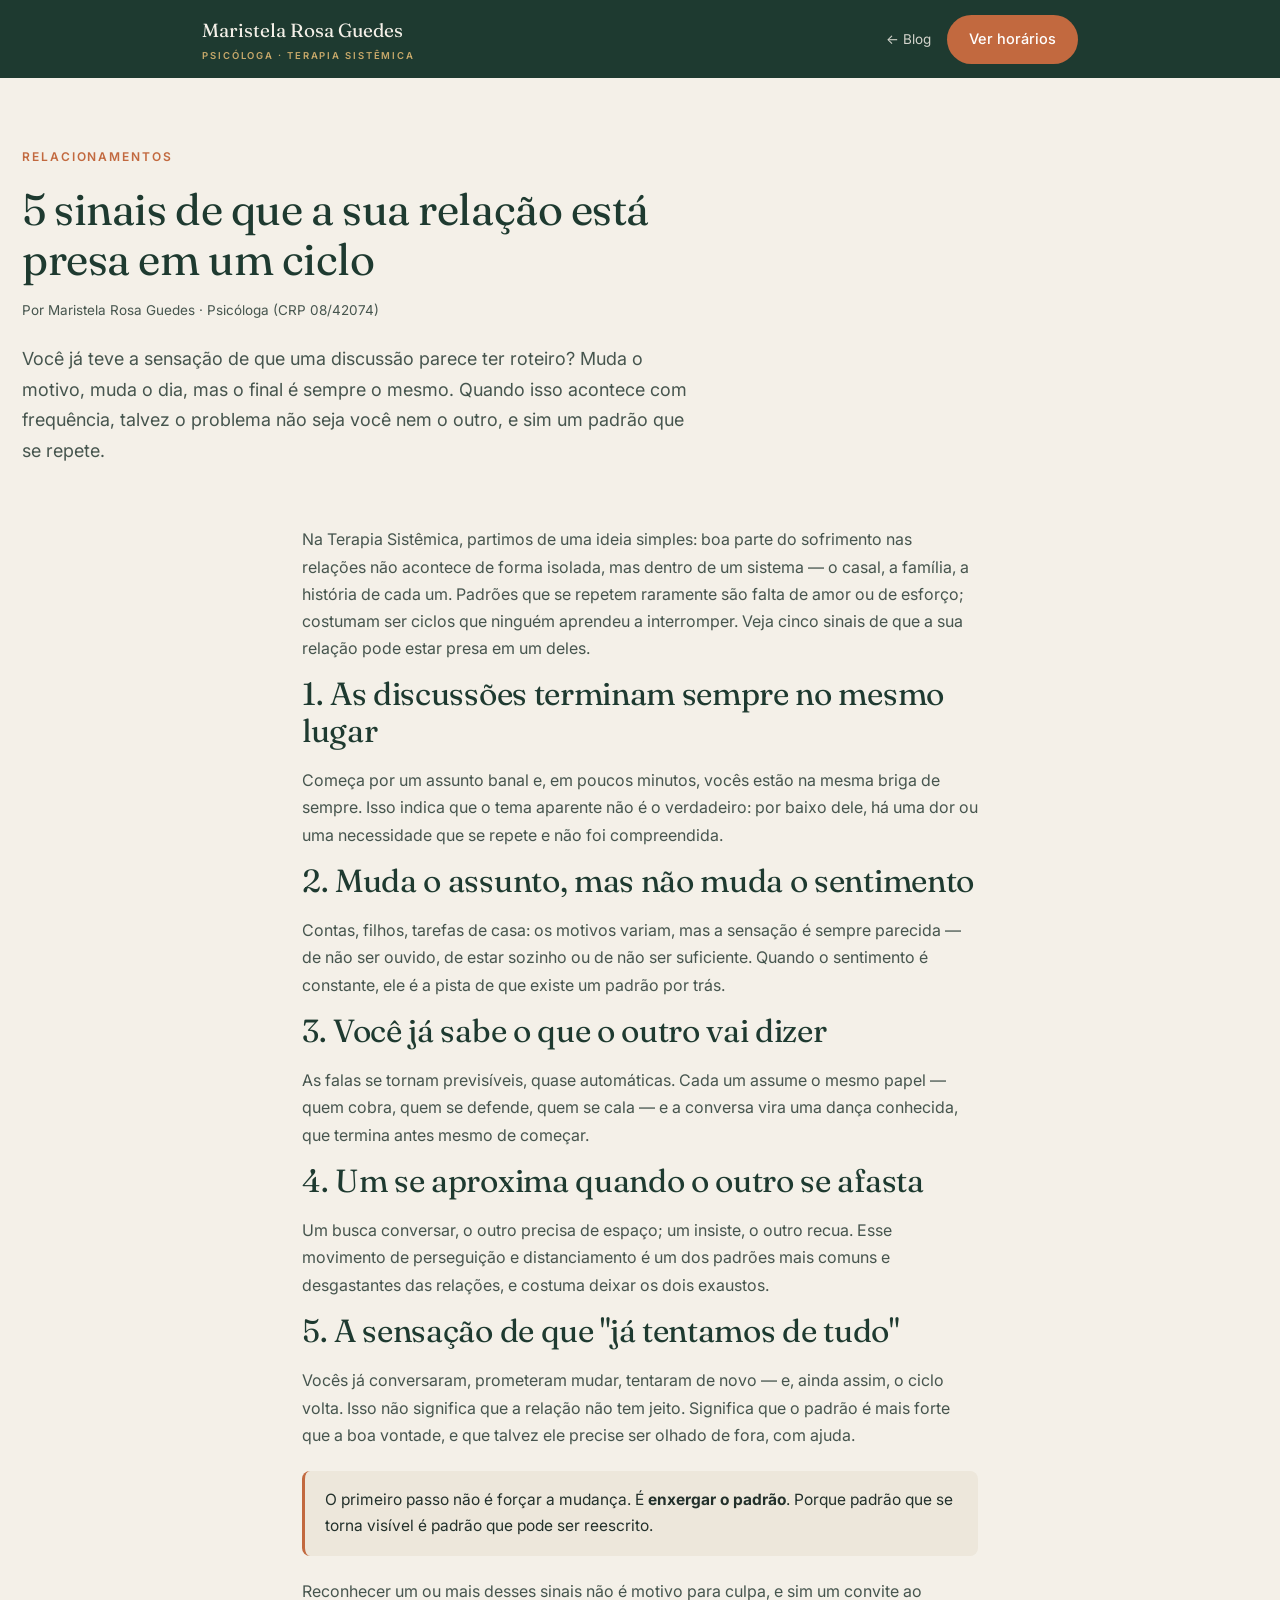
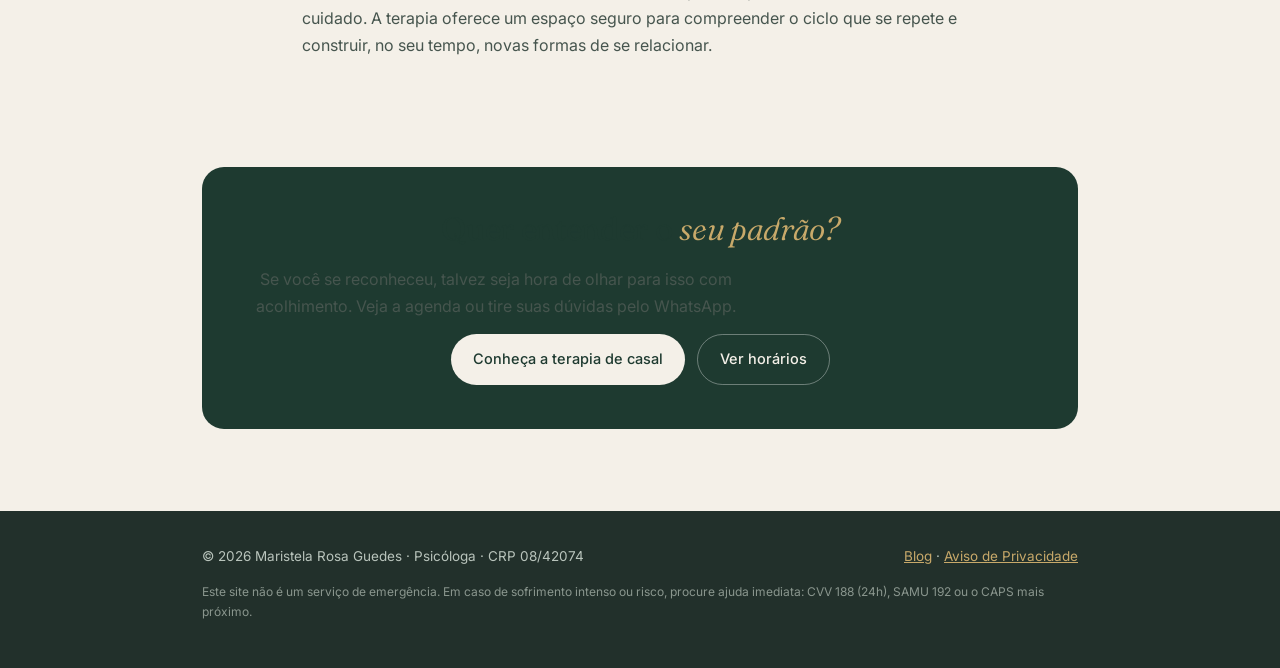
<file: blog-relacionamento-em-ciclo.html>
<!DOCTYPE html>
<html lang="pt-BR">
<head>
<meta charset="UTF-8">
<meta name="viewport" content="width=device-width, initial-scale=1.0">
<title>5 sinais de que a sua relação está presa em um ciclo | Maristela Rosa Guedes</title>
<meta name="description" content="Quando as discussões parecem ter roteiro, talvez o problema seja um padrão que se repete. 5 sinais de que a relação está presa em um ciclo, pela psicóloga Maristela Rosa Guedes (CRP 08/42074).">
<meta property="og:title" content="5 sinais de que a sua relação está presa em um ciclo">
<meta property="og:description" content="Como reconhecer os padrões que se repetem nas relações, à luz da Terapia Sistêmica.">
<meta property="og:type" content="article">
<meta property="og:locale" content="pt_BR">
<meta property="og:url" content="https://www.maristelaguedespsi.com.br/blog-relacionamento-em-ciclo.html">
<meta property="og:image" content="https://www.maristelaguedespsi.com.br/fotos/hero.jpg">
<link rel="canonical" href="https://www.maristelaguedespsi.com.br/blog-relacionamento-em-ciclo.html">
<link rel="preconnect" href="https://fonts.googleapis.com">
<link rel="preconnect" href="https://fonts.gstatic.com" crossorigin>
<link href="https://fonts.googleapis.com/css2?family=Fraunces:ital,opsz,wght@0,9..144,300;0,9..144,400;0,9..144,500;1,9..144,400&family=Inter:wght@400;500;600&display=swap" rel="stylesheet">
<link rel="stylesheet" href="paginas.css">
<script type="application/ld+json">
{
  "@context":"https://schema.org","@type":"BlogPosting",
  "headline":"5 sinais de que a sua relação está presa em um ciclo",
  "description":"Como reconhecer os padrões que se repetem nas relações, à luz da Terapia Sistêmica.",
  "datePublished":"2026-07-04","inLanguage":"pt-BR",
  "author":{"@type":"Person","name":"Maristela Rosa Guedes","identifier":"CRP 08/42074"},
  "publisher":{"@type":"Person","name":"Maristela Rosa Guedes"},
  "mainEntityOfPage":"https://www.maristelaguedespsi.com.br/blog-relacionamento-em-ciclo.html",
  "image":"https://www.maristelaguedespsi.com.br/fotos/hero.jpg"
}
</script>
</head>
<body>
<header class="topbar">
  <div class="wrap">
    <a class="brand" href="index.html"><span class="name">Maristela Rosa Guedes</span><span class="sub">Psicóloga · Terapia Sistêmica</span></a>
    <div class="tb-actions">
      <a class="back" href="blog.html">← Blog</a>
      <a class="btn btn-clay" href="index.html#agendar">Ver horários</a>
    </div>
  </div>
</header>

<main>
  <article class="p-hero article" style="padding-bottom:0">
    <div class="wrap">
      <span class="eyebrow">Relacionamentos</span>
      <h1>5 sinais de que a sua relação está presa em um ciclo</h1>
      <p class="post-meta">Por Maristela Rosa Guedes · Psicóloga (CRP 08/42074)</p>
      <p class="lead">Você já teve a sensação de que uma discussão parece ter roteiro? Muda o motivo, muda o dia, mas o final é sempre o mesmo. Quando isso acontece com frequência, talvez o problema não seja você nem o outro, e sim um padrão que se repete.</p>
    </div>
  </article>

  <section class="blk">
    <div class="wrap article">
      <p>Na Terapia Sistêmica, partimos de uma ideia simples: boa parte do sofrimento nas relações não acontece de forma isolada, mas dentro de um sistema — o casal, a família, a história de cada um. Padrões que se repetem raramente são falta de amor ou de esforço; costumam ser ciclos que ninguém aprendeu a interromper. Veja cinco sinais de que a sua relação pode estar presa em um deles.</p>

      <h2>1. As discussões terminam sempre no mesmo lugar</h2>
      <p>Começa por um assunto banal e, em poucos minutos, vocês estão na mesma briga de sempre. Isso indica que o tema aparente não é o verdadeiro: por baixo dele, há uma dor ou uma necessidade que se repete e não foi compreendida.</p>

      <h2>2. Muda o assunto, mas não muda o sentimento</h2>
      <p>Contas, filhos, tarefas de casa: os motivos variam, mas a sensação é sempre parecida — de não ser ouvido, de estar sozinho ou de não ser suficiente. Quando o sentimento é constante, ele é a pista de que existe um padrão por trás.</p>

      <h2>3. Você já sabe o que o outro vai dizer</h2>
      <p>As falas se tornam previsíveis, quase automáticas. Cada um assume o mesmo papel — quem cobra, quem se defende, quem se cala — e a conversa vira uma dança conhecida, que termina antes mesmo de começar.</p>

      <h2>4. Um se aproxima quando o outro se afasta</h2>
      <p>Um busca conversar, o outro precisa de espaço; um insiste, o outro recua. Esse movimento de perseguição e distanciamento é um dos padrões mais comuns e desgastantes das relações, e costuma deixar os dois exaustos.</p>

      <h2>5. A sensação de que "já tentamos de tudo"</h2>
      <p>Vocês já conversaram, prometeram mudar, tentaram de novo — e, ainda assim, o ciclo volta. Isso não significa que a relação não tem jeito. Significa que o padrão é mais forte que a boa vontade, e que talvez ele precise ser olhado de fora, com ajuda.</p>

      <div class="callout">O primeiro passo não é forçar a mudança. É <strong>enxergar o padrão</strong>. Porque padrão que se torna visível é padrão que pode ser reescrito.</div>

      <p>Reconhecer um ou mais desses sinais não é motivo para culpa, e sim um convite ao cuidado. A terapia oferece um espaço seguro para compreender o ciclo que se repete e construir, no seu tempo, novas formas de se relacionar.</p>
    </div>
  </section>

  <section class="blk">
    <div class="wrap">
      <div class="cta-final">
        <h2>Quer entender o <em class="hl">seu padrão?</em></h2>
        <p>Se você se reconheceu, talvez seja hora de olhar para isso com acolhimento. Veja a agenda ou tire suas dúvidas pelo WhatsApp.</p>
        <div class="cta-row">
          <a class="btn btn-bone" href="terapia-de-casal.html">Conheça a terapia de casal</a>
          <a class="btn btn-ghost" style="color:#F4F0E8;border-color:rgba(255,255,255,.35)" href="index.html#agendar">Ver horários</a>
        </div>
      </div>
    </div>
  </section>
</main>

<footer class="p-foot">
  <div class="wrap">
    <span>© <span id="ano">2026</span> Maristela Rosa Guedes · Psicóloga · CRP 08/42074</span>
    <span><a href="blog.html">Blog</a> · <a href="privacidade.html">Aviso de Privacidade</a></span>
  </div>
  <div class="wrap"><p class="aviso">Este site não é um serviço de emergência. Em caso de sofrimento intenso ou risco, procure ajuda imediata: CVV 188 (24h), SAMU 192 ou o CAPS mais próximo.</p></div>
</footer>
<script>document.getElementById('ano').textContent=new Date().getFullYear();</script>
</body>
</html>
</file>
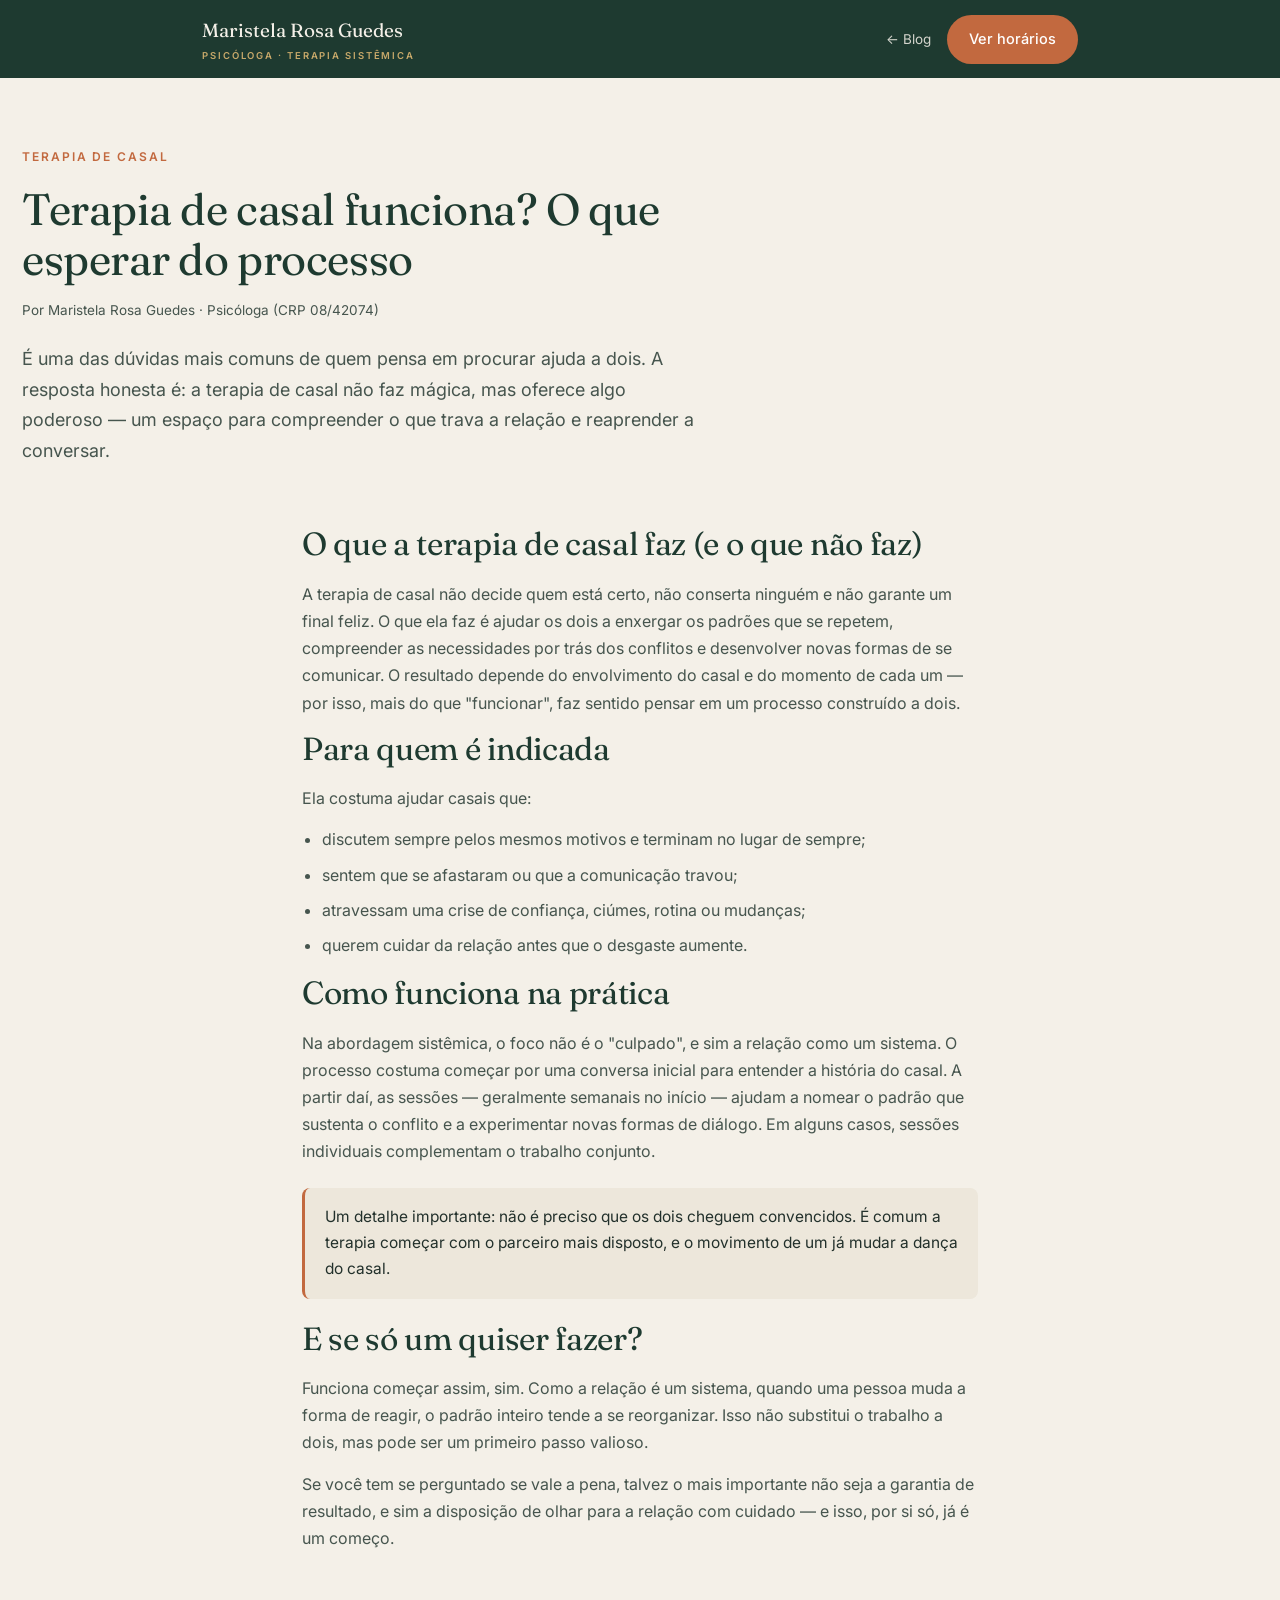
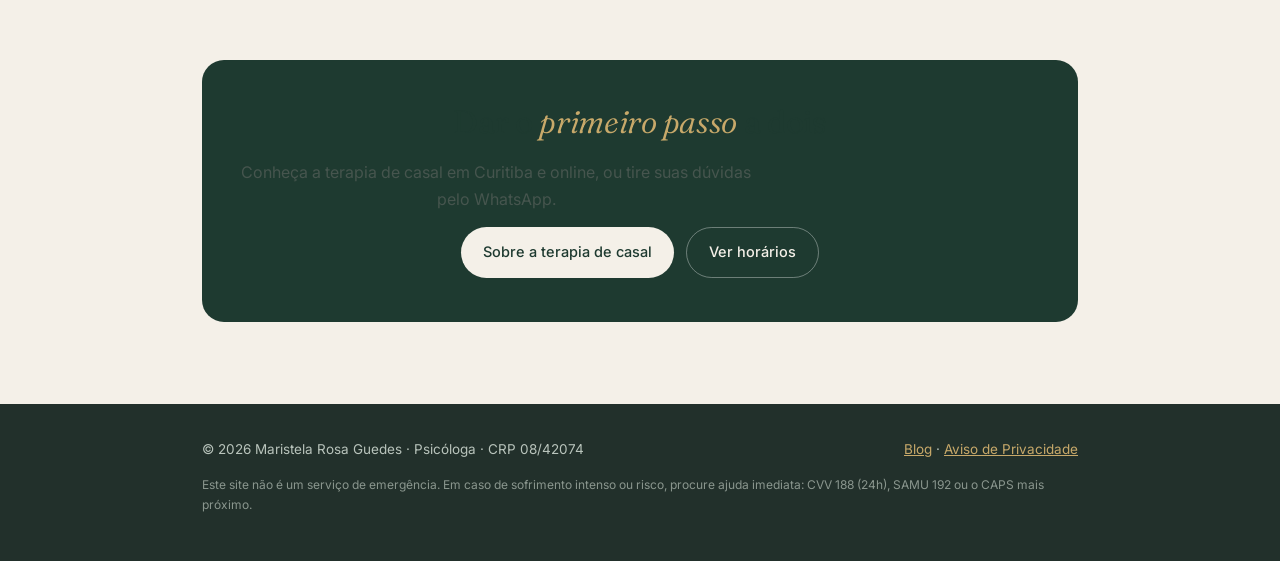
<file: blog-terapia-de-casal-funciona.html>
<!DOCTYPE html>
<html lang="pt-BR">
<head>
<meta charset="UTF-8">
<meta name="viewport" content="width=device-width, initial-scale=1.0">
<title>Terapia de casal funciona? O que esperar do processo | Maristela Rosa Guedes</title>
<meta name="description" content="Terapia de casal funciona? Entenda como funciona, para quem é indicada e o que esperar do processo, pela psicóloga Maristela Rosa Guedes (CRP 08/42074). Curitiba e online.">
<meta property="og:title" content="Terapia de casal funciona? O que esperar do processo">
<meta property="og:description" content="Como funciona a terapia de casal, para quem é indicada e o que realmente muda.">
<meta property="og:type" content="article">
<meta property="og:locale" content="pt_BR">
<meta property="og:url" content="https://www.maristelaguedespsi.com.br/blog-terapia-de-casal-funciona.html">
<meta property="og:image" content="https://www.maristelaguedespsi.com.br/fotos/hero.jpg">
<link rel="canonical" href="https://www.maristelaguedespsi.com.br/blog-terapia-de-casal-funciona.html">
<link rel="preconnect" href="https://fonts.googleapis.com">
<link rel="preconnect" href="https://fonts.gstatic.com" crossorigin>
<link href="https://fonts.googleapis.com/css2?family=Fraunces:ital,opsz,wght@0,9..144,300;0,9..144,400;0,9..144,500;1,9..144,400&family=Inter:wght@400;500;600&display=swap" rel="stylesheet">
<link rel="stylesheet" href="paginas.css">
<script type="application/ld+json">
{
  "@context":"https://schema.org","@type":"BlogPosting",
  "headline":"Terapia de casal funciona? O que esperar do processo",
  "description":"Como funciona a terapia de casal, para quem é indicada e o que realmente muda.",
  "datePublished":"2026-07-04","inLanguage":"pt-BR",
  "author":{"@type":"Person","name":"Maristela Rosa Guedes","identifier":"CRP 08/42074"},
  "publisher":{"@type":"Person","name":"Maristela Rosa Guedes"},
  "mainEntityOfPage":"https://www.maristelaguedespsi.com.br/blog-terapia-de-casal-funciona.html",
  "image":"https://www.maristelaguedespsi.com.br/fotos/hero.jpg"
}
</script>
</head>
<body>
<header class="topbar">
  <div class="wrap">
    <a class="brand" href="index.html"><span class="name">Maristela Rosa Guedes</span><span class="sub">Psicóloga · Terapia Sistêmica</span></a>
    <div class="tb-actions">
      <a class="back" href="blog.html">← Blog</a>
      <a class="btn btn-clay" href="index.html#agendar">Ver horários</a>
    </div>
  </div>
</header>

<main>
  <article class="p-hero article" style="padding-bottom:0">
    <div class="wrap">
      <span class="eyebrow">Terapia de Casal</span>
      <h1>Terapia de casal funciona? O que esperar do processo</h1>
      <p class="post-meta">Por Maristela Rosa Guedes · Psicóloga (CRP 08/42074)</p>
      <p class="lead">É uma das dúvidas mais comuns de quem pensa em procurar ajuda a dois. A resposta honesta é: a terapia de casal não faz mágica, mas oferece algo poderoso — um espaço para compreender o que trava a relação e reaprender a conversar.</p>
    </div>
  </article>

  <section class="blk">
    <div class="wrap article">
      <h2>O que a terapia de casal faz (e o que não faz)</h2>
      <p>A terapia de casal não decide quem está certo, não conserta ninguém e não garante um final feliz. O que ela faz é ajudar os dois a enxergar os padrões que se repetem, compreender as necessidades por trás dos conflitos e desenvolver novas formas de se comunicar. O resultado depende do envolvimento do casal e do momento de cada um — por isso, mais do que "funcionar", faz sentido pensar em um processo construído a dois.</p>

      <h2>Para quem é indicada</h2>
      <p>Ela costuma ajudar casais que:</p>
      <ul>
        <li>discutem sempre pelos mesmos motivos e terminam no lugar de sempre;</li>
        <li>sentem que se afastaram ou que a comunicação travou;</li>
        <li>atravessam uma crise de confiança, ciúmes, rotina ou mudanças;</li>
        <li>querem cuidar da relação antes que o desgaste aumente.</li>
      </ul>

      <h2>Como funciona na prática</h2>
      <p>Na abordagem sistêmica, o foco não é o "culpado", e sim a relação como um sistema. O processo costuma começar por uma conversa inicial para entender a história do casal. A partir daí, as sessões — geralmente semanais no início — ajudam a nomear o padrão que sustenta o conflito e a experimentar novas formas de diálogo. Em alguns casos, sessões individuais complementam o trabalho conjunto.</p>

      <div class="callout">Um detalhe importante: não é preciso que os dois cheguem convencidos. É comum a terapia começar com o parceiro mais disposto, e o movimento de um já mudar a dança do casal.</div>

      <h2>E se só um quiser fazer?</h2>
      <p>Funciona começar assim, sim. Como a relação é um sistema, quando uma pessoa muda a forma de reagir, o padrão inteiro tende a se reorganizar. Isso não substitui o trabalho a dois, mas pode ser um primeiro passo valioso.</p>

      <p>Se você tem se perguntado se vale a pena, talvez o mais importante não seja a garantia de resultado, e sim a disposição de olhar para a relação com cuidado — e isso, por si só, já é um começo.</p>
    </div>
  </section>

  <section class="blk">
    <div class="wrap">
      <div class="cta-final">
        <h2>Dar o <em class="hl">primeiro passo</em> a dois</h2>
        <p>Conheça a terapia de casal em Curitiba e online, ou tire suas dúvidas pelo WhatsApp.</p>
        <div class="cta-row">
          <a class="btn btn-bone" href="terapia-de-casal.html">Sobre a terapia de casal</a>
          <a class="btn btn-ghost" style="color:#F4F0E8;border-color:rgba(255,255,255,.35)" href="index.html#agendar">Ver horários</a>
        </div>
      </div>
    </div>
  </section>
</main>

<footer class="p-foot">
  <div class="wrap">
    <span>© <span id="ano">2026</span> Maristela Rosa Guedes · Psicóloga · CRP 08/42074</span>
    <span><a href="blog.html">Blog</a> · <a href="privacidade.html">Aviso de Privacidade</a></span>
  </div>
  <div class="wrap"><p class="aviso">Este site não é um serviço de emergência. Em caso de sofrimento intenso ou risco, procure ajuda imediata: CVV 188 (24h), SAMU 192 ou o CAPS mais próximo.</p></div>
</footer>
<script>document.getElementById('ano').textContent=new Date().getFullYear();</script>
</body>
</html>
</file>
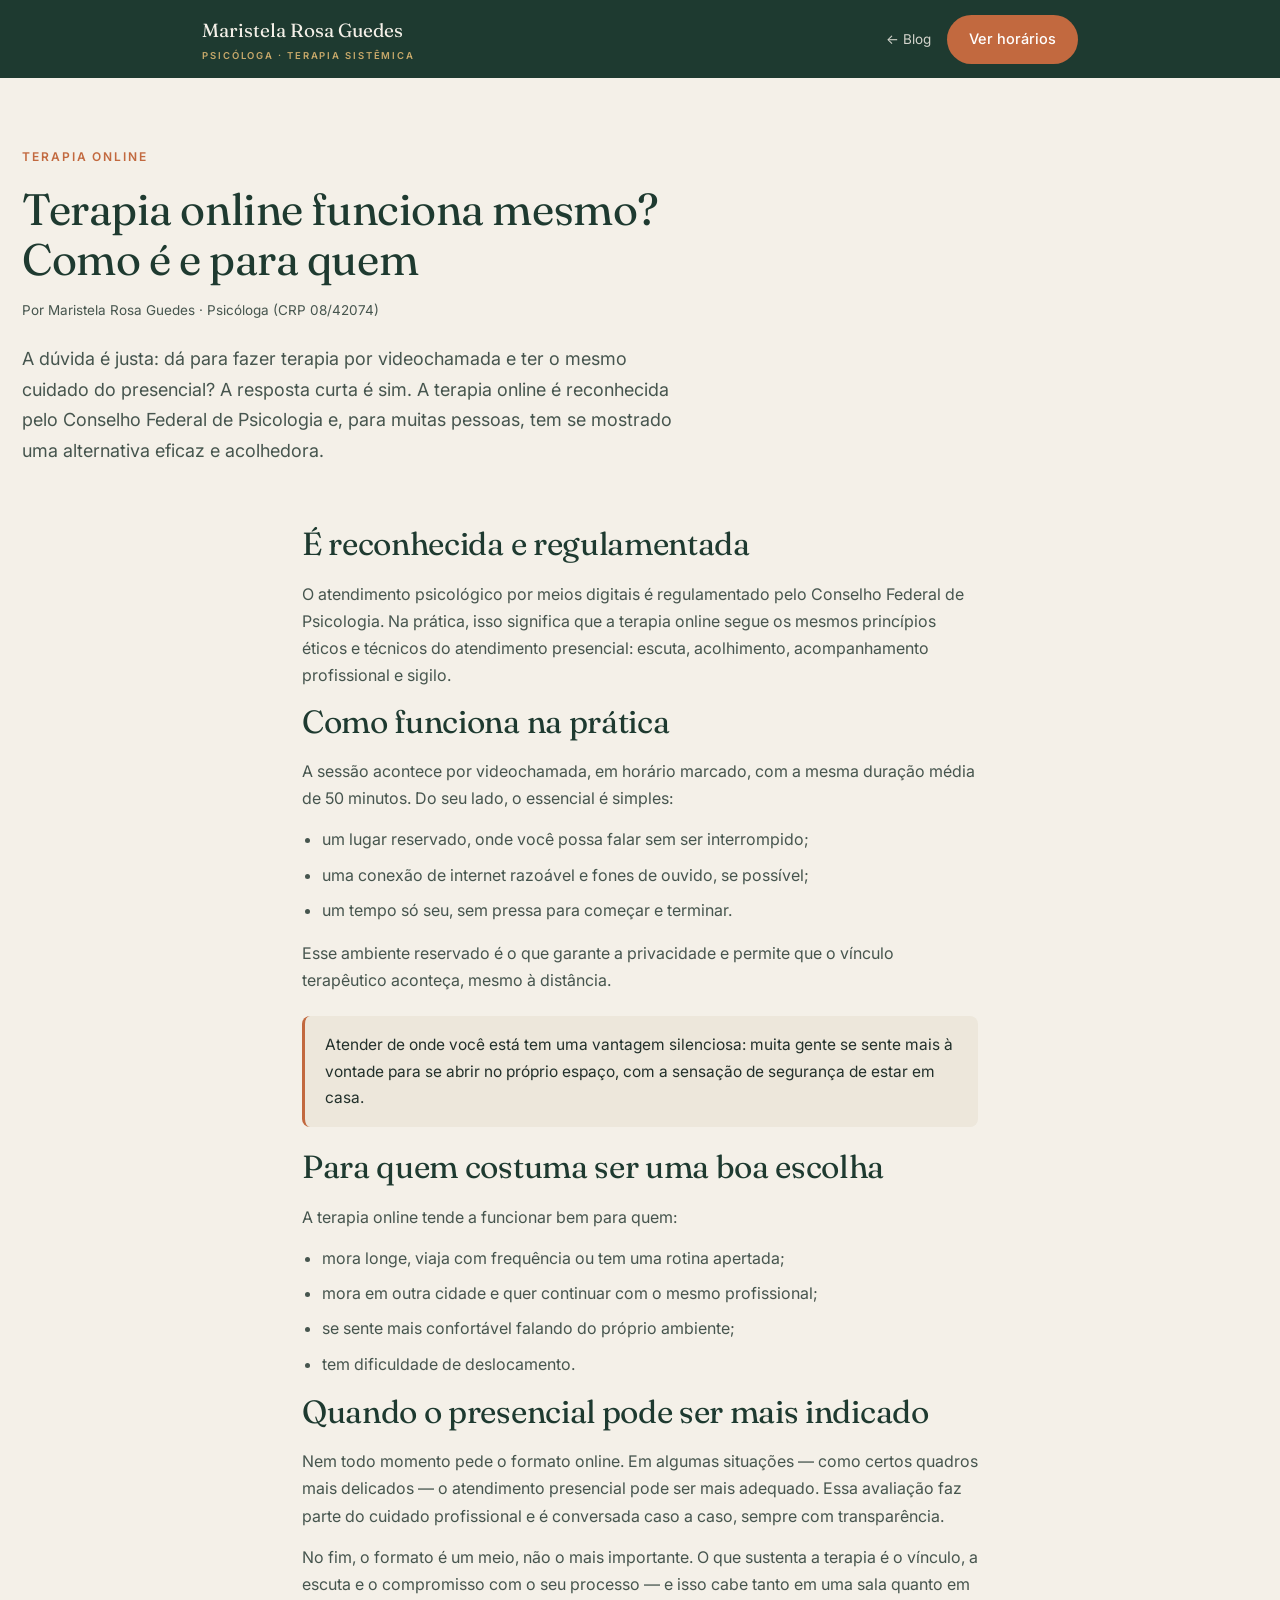
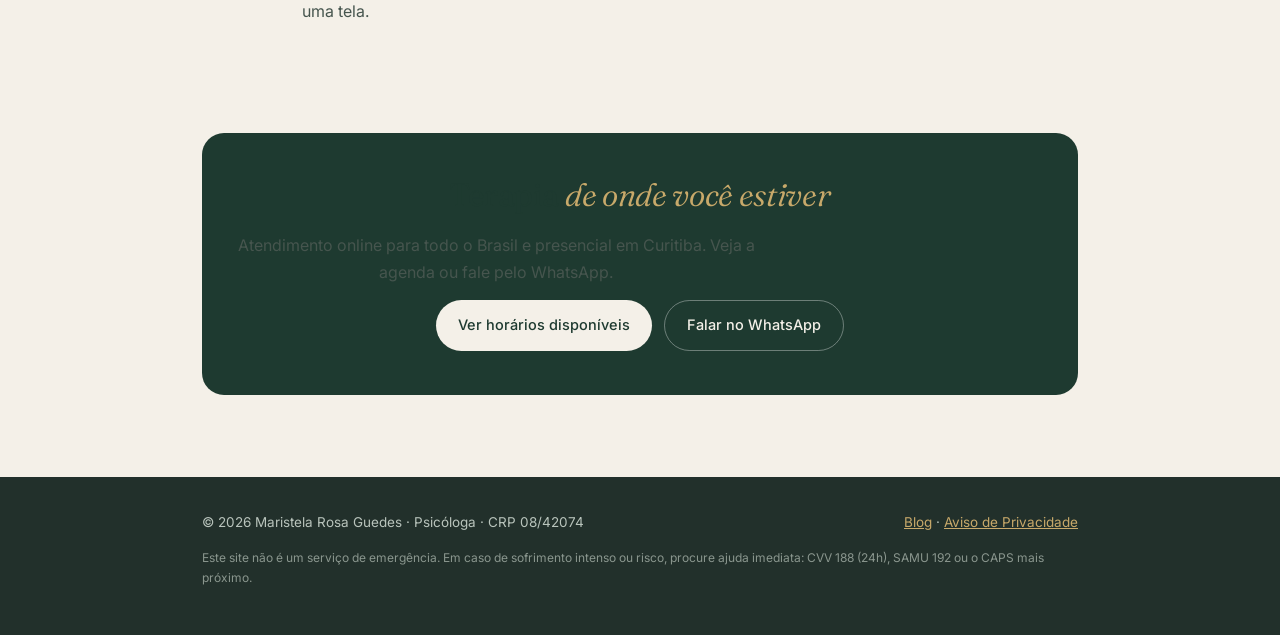
<file: blog-terapia-online-funciona.html>
<!DOCTYPE html>
<html lang="pt-BR">
<head>
<meta charset="UTF-8">
<meta name="viewport" content="width=device-width, initial-scale=1.0">
<title>Terapia online funciona mesmo? Como é e para quem | Maristela Rosa Guedes</title>
<meta name="description" content="Terapia online funciona? É reconhecida pelo Conselho de Psicologia. Entenda como funciona a terapia por videochamada e em quais situações costuma ser uma boa escolha. Maristela Rosa Guedes, CRP 08/42074.">
<meta property="og:title" content="Terapia online funciona mesmo? Como é e para quem">
<meta property="og:description" content="Como funciona a terapia por videochamada e para quem ela costuma ser indicada.">
<meta property="og:type" content="article">
<meta property="og:locale" content="pt_BR">
<meta property="og:url" content="https://www.maristelaguedespsi.com.br/blog-terapia-online-funciona.html">
<meta property="og:image" content="https://www.maristelaguedespsi.com.br/fotos/hero.jpg">
<link rel="canonical" href="https://www.maristelaguedespsi.com.br/blog-terapia-online-funciona.html">
<link rel="preconnect" href="https://fonts.googleapis.com">
<link rel="preconnect" href="https://fonts.gstatic.com" crossorigin>
<link href="https://fonts.googleapis.com/css2?family=Fraunces:ital,opsz,wght@0,9..144,300;0,9..144,400;0,9..144,500;1,9..144,400&family=Inter:wght@400;500;600&display=swap" rel="stylesheet">
<link rel="stylesheet" href="paginas.css">
<script type="application/ld+json">
{
  "@context":"https://schema.org","@type":"BlogPosting",
  "headline":"Terapia online funciona mesmo? Como é e para quem",
  "description":"Como funciona a terapia por videochamada e para quem ela costuma ser indicada.",
  "datePublished":"2026-07-04","inLanguage":"pt-BR",
  "author":{"@type":"Person","name":"Maristela Rosa Guedes","identifier":"CRP 08/42074"},
  "publisher":{"@type":"Person","name":"Maristela Rosa Guedes"},
  "mainEntityOfPage":"https://www.maristelaguedespsi.com.br/blog-terapia-online-funciona.html",
  "image":"https://www.maristelaguedespsi.com.br/fotos/hero.jpg"
}
</script>
</head>
<body>
<header class="topbar">
  <div class="wrap">
    <a class="brand" href="index.html"><span class="name">Maristela Rosa Guedes</span><span class="sub">Psicóloga · Terapia Sistêmica</span></a>
    <div class="tb-actions">
      <a class="back" href="blog.html">← Blog</a>
      <a class="btn btn-clay" href="index.html#agendar">Ver horários</a>
    </div>
  </div>
</header>

<main>
  <article class="p-hero article" style="padding-bottom:0">
    <div class="wrap">
      <span class="eyebrow">Terapia Online</span>
      <h1>Terapia online funciona mesmo? Como é e para quem</h1>
      <p class="post-meta">Por Maristela Rosa Guedes · Psicóloga (CRP 08/42074)</p>
      <p class="lead">A dúvida é justa: dá para fazer terapia por videochamada e ter o mesmo cuidado do presencial? A resposta curta é sim. A terapia online é reconhecida pelo Conselho Federal de Psicologia e, para muitas pessoas, tem se mostrado uma alternativa eficaz e acolhedora.</p>
    </div>
  </article>

  <section class="blk">
    <div class="wrap article">
      <h2>É reconhecida e regulamentada</h2>
      <p>O atendimento psicológico por meios digitais é regulamentado pelo Conselho Federal de Psicologia. Na prática, isso significa que a terapia online segue os mesmos princípios éticos e técnicos do atendimento presencial: escuta, acolhimento, acompanhamento profissional e sigilo.</p>

      <h2>Como funciona na prática</h2>
      <p>A sessão acontece por videochamada, em horário marcado, com a mesma duração média de 50 minutos. Do seu lado, o essencial é simples:</p>
      <ul>
        <li>um lugar reservado, onde você possa falar sem ser interrompido;</li>
        <li>uma conexão de internet razoável e fones de ouvido, se possível;</li>
        <li>um tempo só seu, sem pressa para começar e terminar.</li>
      </ul>
      <p>Esse ambiente reservado é o que garante a privacidade e permite que o vínculo terapêutico aconteça, mesmo à distância.</p>

      <div class="callout">Atender de onde você está tem uma vantagem silenciosa: muita gente se sente mais à vontade para se abrir no próprio espaço, com a sensação de segurança de estar em casa.</div>

      <h2>Para quem costuma ser uma boa escolha</h2>
      <p>A terapia online tende a funcionar bem para quem:</p>
      <ul>
        <li>mora longe, viaja com frequência ou tem uma rotina apertada;</li>
        <li>mora em outra cidade e quer continuar com o mesmo profissional;</li>
        <li>se sente mais confortável falando do próprio ambiente;</li>
        <li>tem dificuldade de deslocamento.</li>
      </ul>

      <h2>Quando o presencial pode ser mais indicado</h2>
      <p>Nem todo momento pede o formato online. Em algumas situações — como certos quadros mais delicados — o atendimento presencial pode ser mais adequado. Essa avaliação faz parte do cuidado profissional e é conversada caso a caso, sempre com transparência.</p>

      <p>No fim, o formato é um meio, não o mais importante. O que sustenta a terapia é o vínculo, a escuta e o compromisso com o seu processo — e isso cabe tanto em uma sala quanto em uma tela.</p>
    </div>
  </section>

  <section class="blk">
    <div class="wrap">
      <div class="cta-final">
        <h2>Terapia <em class="hl">de onde você estiver</em></h2>
        <p>Atendimento online para todo o Brasil e presencial em Curitiba. Veja a agenda ou fale pelo WhatsApp.</p>
        <div class="cta-row">
          <a class="btn btn-bone" href="index.html#agendar">Ver horários disponíveis</a>
          <a class="btn btn-ghost" style="color:#F4F0E8;border-color:rgba(255,255,255,.35)" href="https://wa.me/5541997423840?text=Ol%C3%A1%2C%20Maristela!%20Gostaria%20de%20saber%20mais%20sobre%20a%20terapia%20online." target="_blank" rel="noopener">Falar no WhatsApp</a>
        </div>
      </div>
    </div>
  </section>
</main>

<footer class="p-foot">
  <div class="wrap">
    <span>© <span id="ano">2026</span> Maristela Rosa Guedes · Psicóloga · CRP 08/42074</span>
    <span><a href="blog.html">Blog</a> · <a href="privacidade.html">Aviso de Privacidade</a></span>
  </div>
  <div class="wrap"><p class="aviso">Este site não é um serviço de emergência. Em caso de sofrimento intenso ou risco, procure ajuda imediata: CVV 188 (24h), SAMU 192 ou o CAPS mais próximo.</p></div>
</footer>
<script>document.getElementById('ano').textContent=new Date().getFullYear();</script>
</body>
</html>
</file>
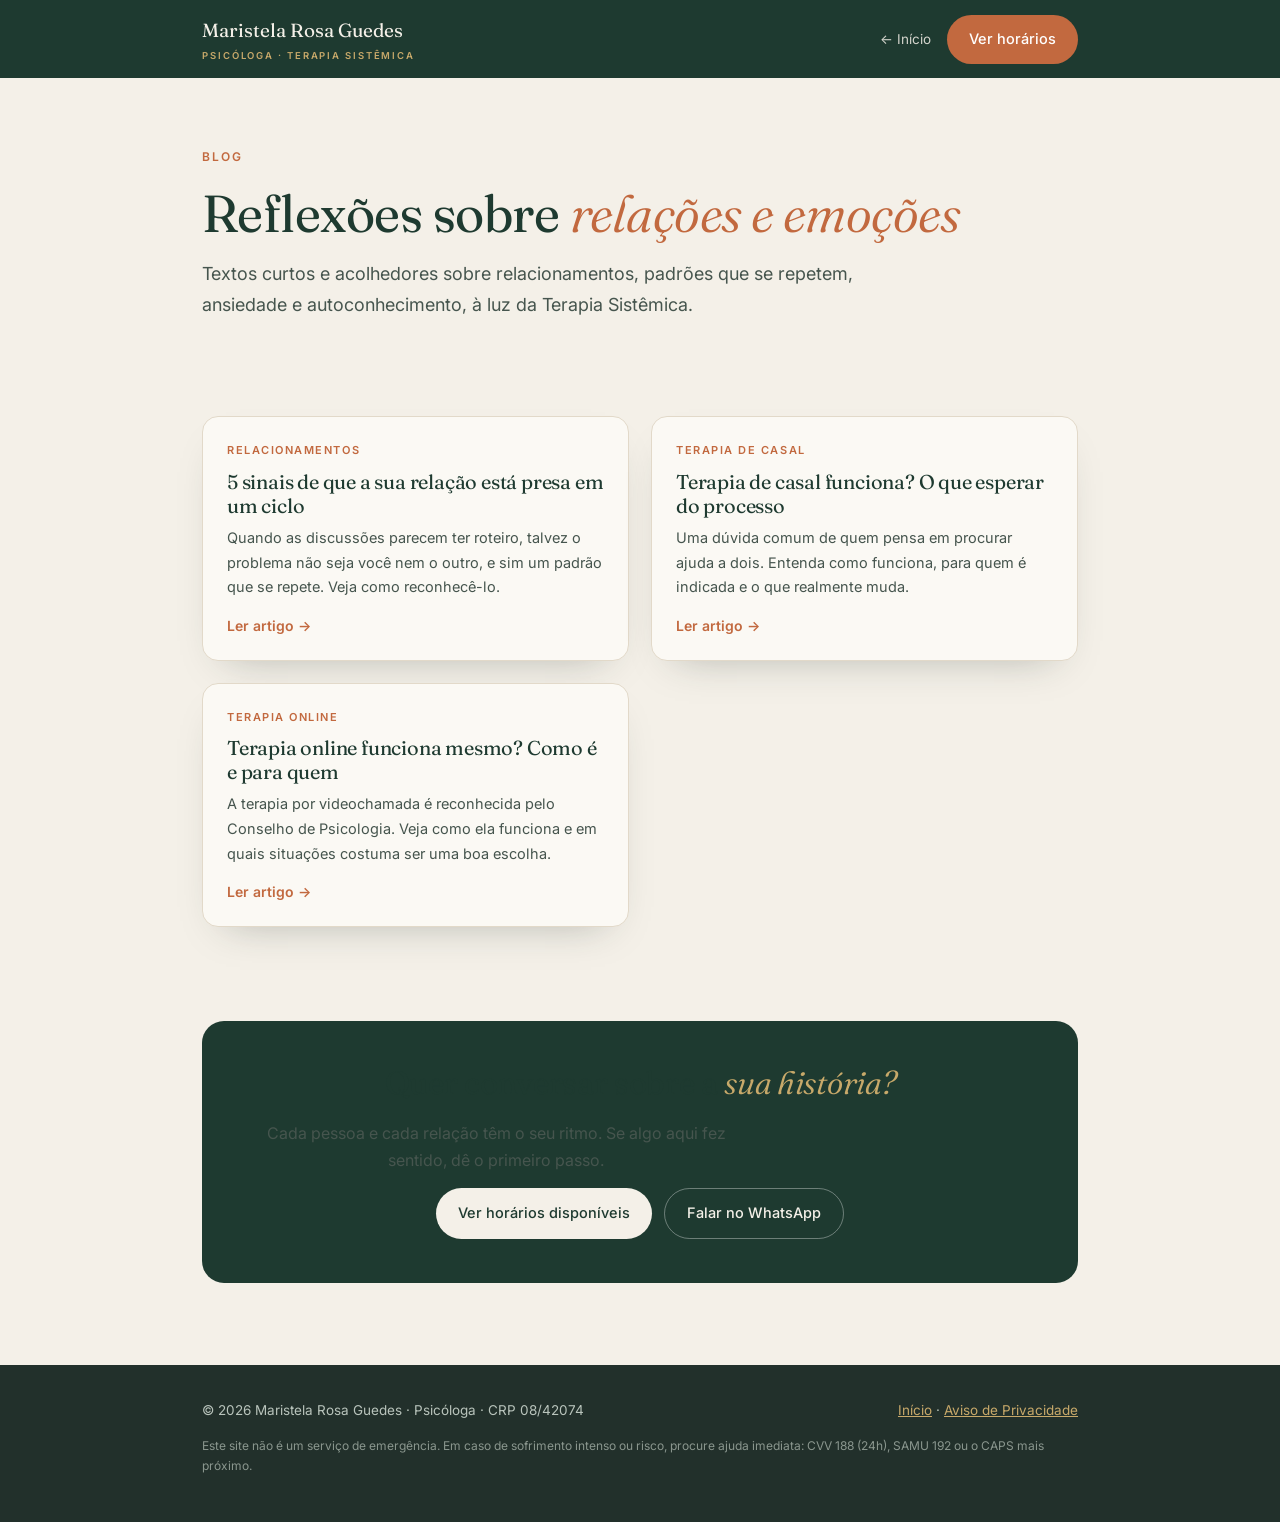
<file: blog.html>
<!DOCTYPE html>
<html lang="pt-BR">
<head>
<meta charset="UTF-8">
<meta name="viewport" content="width=device-width, initial-scale=1.0">
<title>Blog | Maristela Rosa Guedes · Psicóloga em Curitiba</title>
<meta name="description" content="Textos sobre relacionamentos, terapia sistêmica, ansiedade e autoconhecimento, escritos pela psicóloga Maristela Rosa Guedes (CRP 08/42074). Curitiba e online.">
<meta property="og:title" content="Blog | Maristela Rosa Guedes · Psicóloga">
<meta property="og:description" content="Textos sobre relacionamentos, terapia sistêmica e autoconhecimento.">
<meta property="og:type" content="website">
<meta property="og:locale" content="pt_BR">
<meta property="og:url" content="https://www.maristelaguedespsi.com.br/blog.html">
<meta property="og:image" content="https://www.maristelaguedespsi.com.br/fotos/hero.jpg">
<link rel="canonical" href="https://www.maristelaguedespsi.com.br/blog.html">
<link rel="preconnect" href="https://fonts.googleapis.com">
<link rel="preconnect" href="https://fonts.gstatic.com" crossorigin>
<link href="https://fonts.googleapis.com/css2?family=Fraunces:ital,opsz,wght@0,9..144,300;0,9..144,400;0,9..144,500;1,9..144,400&family=Inter:wght@400;500;600&display=swap" rel="stylesheet">
<link rel="stylesheet" href="paginas.css">
</head>
<body>
<header class="topbar">
  <div class="wrap">
    <a class="brand" href="index.html"><span class="name">Maristela Rosa Guedes</span><span class="sub">Psicóloga · Terapia Sistêmica</span></a>
    <div class="tb-actions">
      <a class="back" href="index.html">← Início</a>
      <a class="btn btn-clay" href="index.html#agendar">Ver horários</a>
    </div>
  </div>
</header>

<main>
  <section class="p-hero">
    <div class="wrap">
      <span class="eyebrow">Blog</span>
      <h1>Reflexões sobre <em class="hl">relações e emoções</em></h1>
      <p class="lead">Textos curtos e acolhedores sobre relacionamentos, padrões que se repetem, ansiedade e autoconhecimento, à luz da Terapia Sistêmica.</p>
    </div>
  </section>

  <section class="blk">
    <div class="wrap">
      <div class="blog-list">
        <a class="blog-card" href="blog-relacionamento-em-ciclo.html">
          <span class="cat">Relacionamentos</span>
          <h3>5 sinais de que a sua relação está presa em um ciclo</h3>
          <p>Quando as discussões parecem ter roteiro, talvez o problema não seja você nem o outro, e sim um padrão que se repete. Veja como reconhecê-lo.</p>
          <span class="more">Ler artigo →</span>
        </a>
        <a class="blog-card" href="blog-terapia-de-casal-funciona.html">
          <span class="cat">Terapia de Casal</span>
          <h3>Terapia de casal funciona? O que esperar do processo</h3>
          <p>Uma dúvida comum de quem pensa em procurar ajuda a dois. Entenda como funciona, para quem é indicada e o que realmente muda.</p>
          <span class="more">Ler artigo →</span>
        </a>
        <a class="blog-card" href="blog-terapia-online-funciona.html">
          <span class="cat">Terapia Online</span>
          <h3>Terapia online funciona mesmo? Como é e para quem</h3>
          <p>A terapia por videochamada é reconhecida pelo Conselho de Psicologia. Veja como ela funciona e em quais situações costuma ser uma boa escolha.</p>
          <span class="more">Ler artigo →</span>
        </a>
      </div>
    </div>
  </section>

  <section class="blk">
    <div class="wrap">
      <div class="cta-final">
        <h2>Quer conversar sobre a <em class="hl">sua história?</em></h2>
        <p>Cada pessoa e cada relação têm o seu ritmo. Se algo aqui fez sentido, dê o primeiro passo.</p>
        <div class="cta-row">
          <a class="btn btn-bone" href="index.html#agendar">Ver horários disponíveis</a>
          <a class="btn btn-ghost" style="color:#F4F0E8;border-color:rgba(255,255,255,.35)" href="https://wa.me/5541997423840?text=Ol%C3%A1%2C%20Maristela!%20Vim%20pelo%20blog%20do%20site." target="_blank" rel="noopener">Falar no WhatsApp</a>
        </div>
      </div>
    </div>
  </section>
</main>

<footer class="p-foot">
  <div class="wrap">
    <span>© <span id="ano">2026</span> Maristela Rosa Guedes · Psicóloga · CRP 08/42074</span>
    <span><a href="index.html">Início</a> · <a href="privacidade.html">Aviso de Privacidade</a></span>
  </div>
  <div class="wrap"><p class="aviso">Este site não é um serviço de emergência. Em caso de sofrimento intenso ou risco, procure ajuda imediata: CVV 188 (24h), SAMU 192 ou o CAPS mais próximo.</p></div>
</footer>
<script>document.getElementById('ano').textContent=new Date().getFullYear();</script>
</body>
</html>
</file>
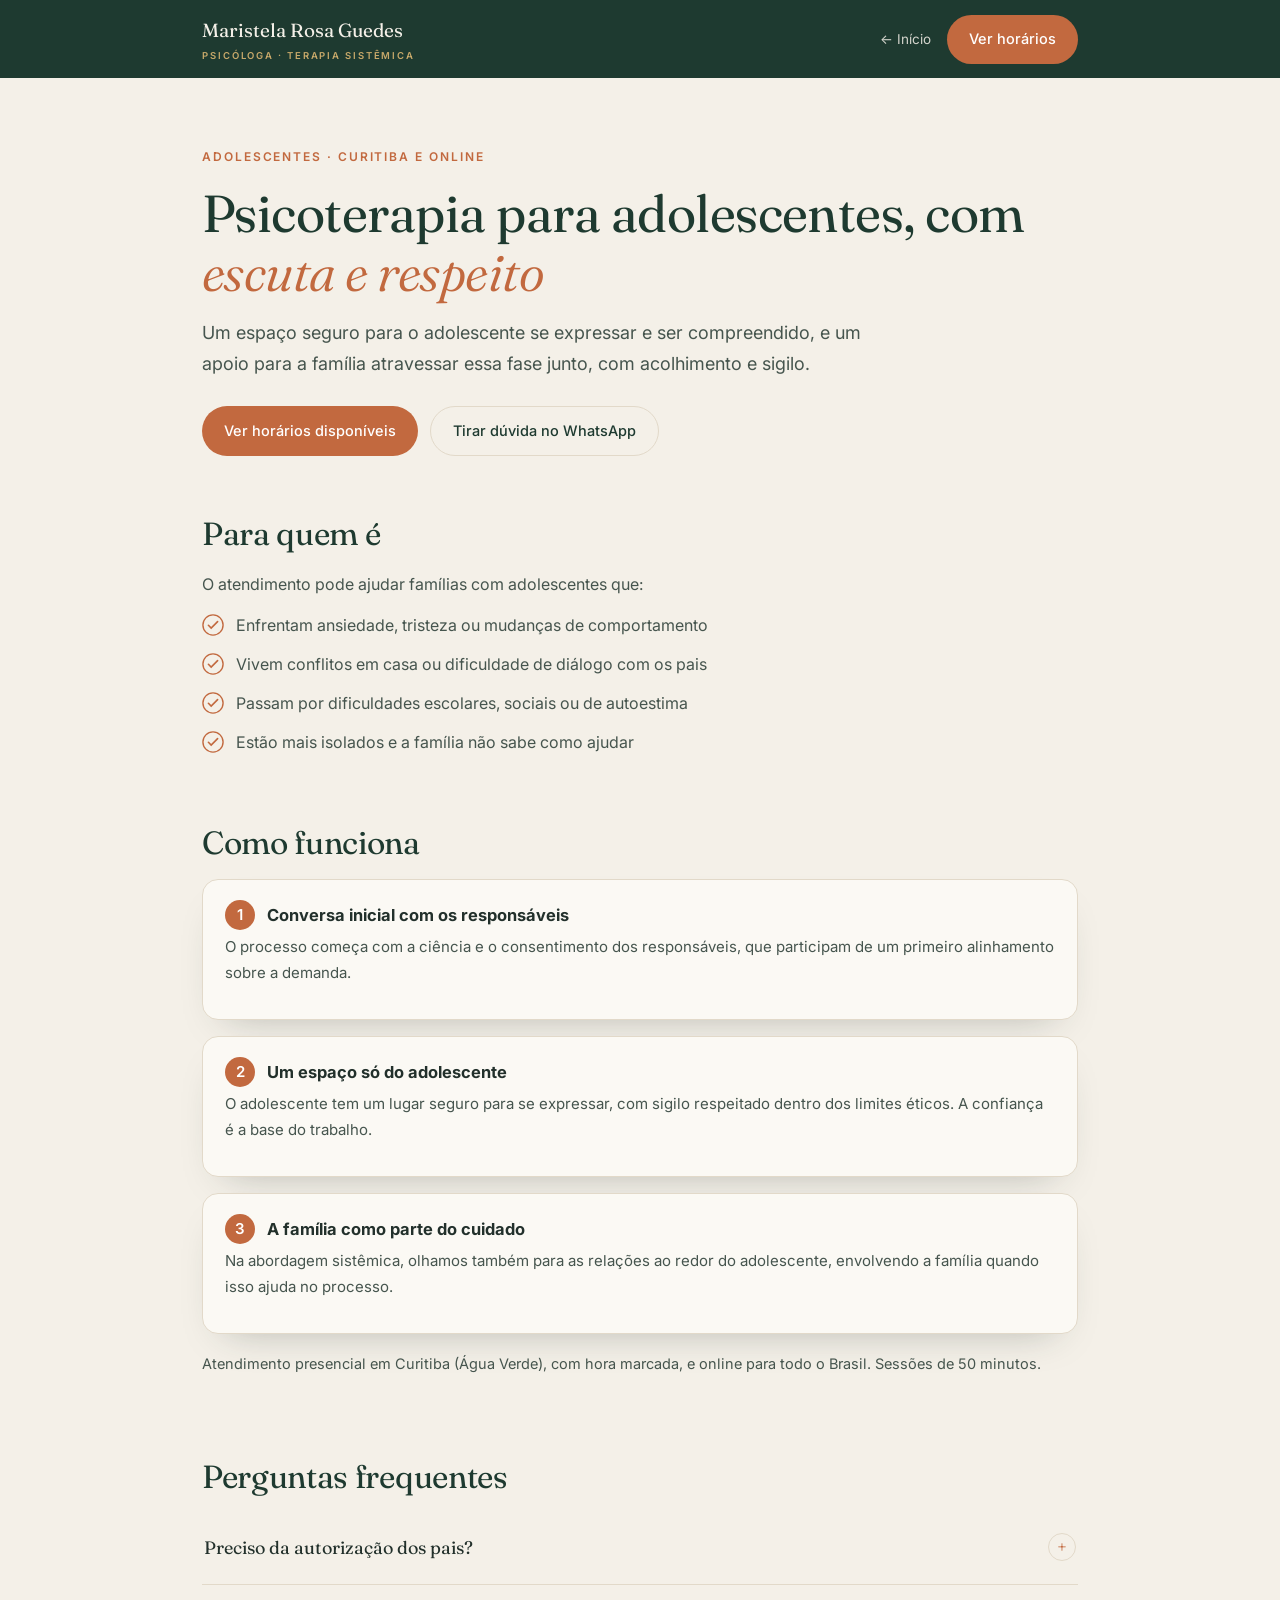
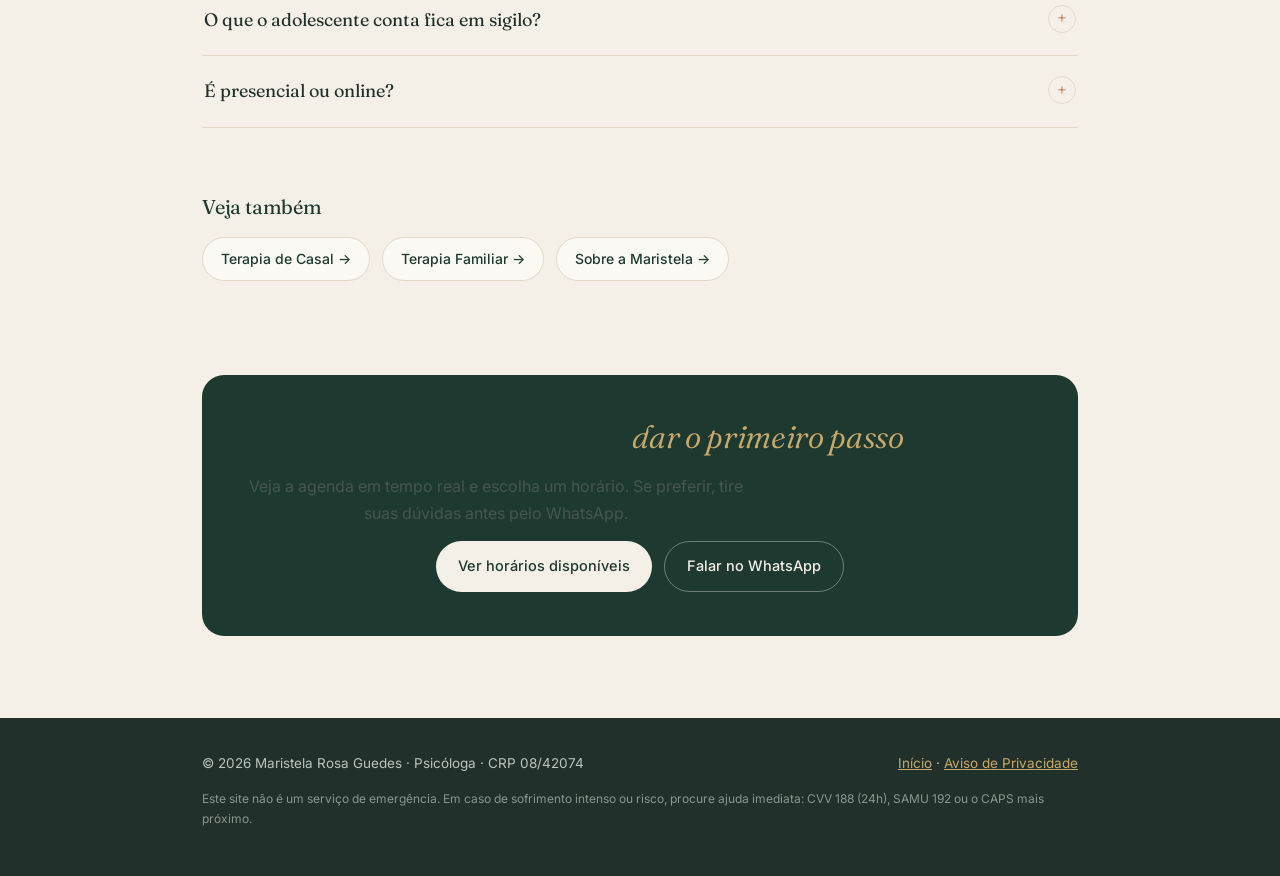
<file: psicoterapia-adolescentes.html>
<!DOCTYPE html>
<html lang="pt-BR">
<head>
<meta charset="UTF-8">
<meta name="viewport" content="width=device-width, initial-scale=1.0">
<title>Psicoterapia para Adolescentes em Curitiba e Online | Maristela Rosa Guedes</title>
<meta name="description" content="Psicoterapia para adolescentes em Curitiba (Água Verde) e online, na abordagem sistêmica. Para famílias com adolescentes que enfrentam ansiedade, conflitos ou dificuldades. Psicóloga Maristela Rosa Guedes, CRP 08/42074.">
<meta name="keywords" content="psicóloga para adolescentes Curitiba, terapia para adolescente, psicoterapia adolescente online, ansiedade adolescente, psicóloga adolescente Água Verde">
<meta property="og:title" content="Psicoterapia para Adolescentes em Curitiba e Online">
<meta property="og:description" content="Um espaço seguro para adolescentes que enfrentam ansiedade, conflitos ou dificuldades. Abordagem sistêmica, com sigilo e acolhimento.">
<meta property="og:type" content="website">
<meta property="og:locale" content="pt_BR">
<meta property="og:url" content="https://www.maristelaguedespsi.com.br/psicoterapia-adolescentes.html">
<meta property="og:image" content="https://www.maristelaguedespsi.com.br/fotos/hero.jpg">
<link rel="canonical" href="https://www.maristelaguedespsi.com.br/psicoterapia-adolescentes.html">
<link rel="preconnect" href="https://fonts.googleapis.com">
<link rel="preconnect" href="https://fonts.gstatic.com" crossorigin>
<link href="https://fonts.googleapis.com/css2?family=Fraunces:ital,opsz,wght@0,9..144,300;0,9..144,400;0,9..144,500;1,9..144,400&family=Inter:wght@400;500;600&display=swap" rel="stylesheet">
<link rel="stylesheet" href="paginas.css">
<script type="application/ld+json">
{
  "@context":"https://schema.org","@type":"Service",
  "serviceType":"Psicoterapia para Adolescentes",
  "name":"Psicoterapia para Adolescentes em Curitiba e Online",
  "areaServed":["Curitiba","Brasil (online)"],
  "provider":{"@type":"Psychologist","name":"Maristela Rosa Guedes","identifier":"CRP 08/42074",
    "address":{"@type":"PostalAddress","streetAddress":"Av. República Argentina, 2403 - Sala 54, Água Verde","addressLocality":"Curitiba","addressRegion":"PR","postalCode":"80610-260","addressCountry":"BR"},
    "telephone":"+55-41-99742-3840","url":"https://www.maristelaguedespsi.com.br/"}
}
</script>
<script type="application/ld+json">
{
  "@context":"https://schema.org","@type":"FAQPage","mainEntity":[
   {"@type":"Question","name":"Preciso da autorização dos pais para o adolescente fazer terapia?","acceptedAnswer":{"@type":"Answer","text":"Sim. O atendimento de adolescentes acontece com a ciência e o consentimento dos responsáveis legais, que participam de uma conversa inicial para alinhar a demanda."}},
   {"@type":"Question","name":"O que o adolescente conta fica em sigilo?","acceptedAnswer":{"@type":"Answer","text":"O adolescente tem um espaço próprio e seguro para se expressar, com sigilo respeitado dentro dos limites éticos da profissão. Os responsáveis são orientados sobre o processo sem que a confiança do adolescente seja quebrada, exceto em situações de risco."}},
   {"@type":"Question","name":"É presencial ou online?","acceptedAnswer":{"@type":"Answer","text":"Ambos: presencial em Curitiba (Água Verde), com hora marcada, e online por videochamada para adolescentes de qualquer região do Brasil."}}
  ]
}
</script>
</head>
<body>
<header class="topbar">
  <div class="wrap">
    <a class="brand" href="index.html"><span class="name">Maristela Rosa Guedes</span><span class="sub">Psicóloga · Terapia Sistêmica</span></a>
    <div class="tb-actions">
      <a class="back" href="index.html">← Início</a>
      <a class="btn btn-clay" href="index.html#agendar">Ver horários</a>
    </div>
  </div>
</header>

<main>
  <section class="p-hero">
    <div class="wrap">
      <span class="eyebrow">Adolescentes · Curitiba e Online</span>
      <h1>Psicoterapia para adolescentes, com <em class="hl">escuta e respeito</em></h1>
      <p class="lead">Um espaço seguro para o adolescente se expressar e ser compreendido, e um apoio para a família atravessar essa fase junto, com acolhimento e sigilo.</p>
      <div class="cta-row">
        <a class="btn btn-clay" href="index.html#agendar">Ver horários disponíveis</a>
        <a class="btn btn-ghost" href="https://wa.me/5541997423840?text=Ol%C3%A1%2C%20Maristela!%20Gostaria%20de%20saber%20mais%20sobre%20o%20atendimento%20de%20adolescentes." target="_blank" rel="noopener">Tirar dúvida no WhatsApp</a>
      </div>
    </div>
  </section>

  <section class="blk">
    <div class="wrap">
      <h2>Para quem é</h2>
      <p>O atendimento pode ajudar famílias com adolescentes que:</p>
      <ul class="checklist">
        <li><svg viewBox="0 0 24 24" aria-hidden="true"><circle cx="12" cy="12" r="11" fill="none" stroke="#C2693F" stroke-width="1.5"/><path d="M7 12.3l3 3 7-7" fill="none" stroke="#C2693F" stroke-width="1.8" stroke-linecap="round"/></svg>Enfrentam ansiedade, tristeza ou mudanças de comportamento</li>
        <li><svg viewBox="0 0 24 24" aria-hidden="true"><circle cx="12" cy="12" r="11" fill="none" stroke="#C2693F" stroke-width="1.5"/><path d="M7 12.3l3 3 7-7" fill="none" stroke="#C2693F" stroke-width="1.8" stroke-linecap="round"/></svg>Vivem conflitos em casa ou dificuldade de diálogo com os pais</li>
        <li><svg viewBox="0 0 24 24" aria-hidden="true"><circle cx="12" cy="12" r="11" fill="none" stroke="#C2693F" stroke-width="1.5"/><path d="M7 12.3l3 3 7-7" fill="none" stroke="#C2693F" stroke-width="1.8" stroke-linecap="round"/></svg>Passam por dificuldades escolares, sociais ou de autoestima</li>
        <li><svg viewBox="0 0 24 24" aria-hidden="true"><circle cx="12" cy="12" r="11" fill="none" stroke="#C2693F" stroke-width="1.5"/><path d="M7 12.3l3 3 7-7" fill="none" stroke="#C2693F" stroke-width="1.8" stroke-linecap="round"/></svg>Estão mais isolados e a família não sabe como ajudar</li>
      </ul>
    </div>
  </section>

  <section class="blk">
    <div class="wrap">
      <h2>Como funciona</h2>
      <div class="steps">
        <div class="step"><b><span class="n">1</span>Conversa inicial com os responsáveis</b><p>O processo começa com a ciência e o consentimento dos responsáveis, que participam de um primeiro alinhamento sobre a demanda.</p></div>
        <div class="step"><b><span class="n">2</span>Um espaço só do adolescente</b><p>O adolescente tem um lugar seguro para se expressar, com sigilo respeitado dentro dos limites éticos. A confiança é a base do trabalho.</p></div>
        <div class="step"><b><span class="n">3</span>A família como parte do cuidado</b><p>Na abordagem sistêmica, olhamos também para as relações ao redor do adolescente, envolvendo a família quando isso ajuda no processo.</p></div>
      </div>
      <p style="margin-top:18px;font-size:14.5px">Atendimento presencial em Curitiba (Água Verde), com hora marcada, e online para todo o Brasil. Sessões de 50 minutos.</p>
    </div>
  </section>

  <section class="blk">
    <div class="wrap">
      <h2>Perguntas frequentes</h2>
      <details class="faq"><summary>Preciso da autorização dos pais?<span class="ico">+</span></summary><p class="resp">Sim. O atendimento de adolescentes acontece com a ciência e o consentimento dos responsáveis legais, que participam de uma conversa inicial.</p></details>
      <details class="faq"><summary>O que o adolescente conta fica em sigilo?<span class="ico">+</span></summary><p class="resp">O adolescente tem um espaço próprio e seguro, com sigilo respeitado dentro dos limites éticos. Os responsáveis são orientados sobre o processo sem quebrar a confiança do adolescente, exceto em situações de risco.</p></details>
      <details class="faq"><summary>É presencial ou online?<span class="ico">+</span></summary><p class="resp">Ambos: presencial em Curitiba (Água Verde), com hora marcada, e online por videochamada para adolescentes de qualquer região do Brasil.</p></details>
    </div>
  </section>

  <section class="blk">
    <div class="wrap">
      <h2 style="font-size:20px">Veja também</h2>
      <div class="veja-tambem">
        <a href="terapia-de-casal.html">Terapia de Casal →</a>
        <a href="terapia-familiar.html">Terapia Familiar →</a>
        <a href="index.html#sobre">Sobre a Maristela →</a>
      </div>
    </div>
  </section>

  <section class="blk">
    <div class="wrap">
      <div class="cta-final">
        <h2>Ajudar seu filho a <em class="hl">dar o primeiro passo</em></h2>
        <p>Veja a agenda em tempo real e escolha um horário. Se preferir, tire suas dúvidas antes pelo WhatsApp.</p>
        <div class="cta-row">
          <a class="btn btn-bone" href="index.html#agendar">Ver horários disponíveis</a>
          <a class="btn btn-ghost" style="color:#F4F0E8;border-color:rgba(255,255,255,.35)" href="https://wa.me/5541997423840?text=Ol%C3%A1%2C%20Maristela!%20Gostaria%20de%20saber%20mais%20sobre%20o%20atendimento%20de%20adolescentes." target="_blank" rel="noopener">Falar no WhatsApp</a>
        </div>
      </div>
    </div>
  </section>
</main>

<footer class="p-foot">
  <div class="wrap">
    <span>© <span id="ano">2026</span> Maristela Rosa Guedes · Psicóloga · CRP 08/42074</span>
    <span><a href="index.html">Início</a> · <a href="privacidade.html">Aviso de Privacidade</a></span>
  </div>
  <div class="wrap"><p class="aviso">Este site não é um serviço de emergência. Em caso de sofrimento intenso ou risco, procure ajuda imediata: CVV 188 (24h), SAMU 192 ou o CAPS mais próximo.</p></div>
</footer>
<script>document.getElementById('ano').textContent=new Date().getFullYear();</script>
</body>
</html>
</file>
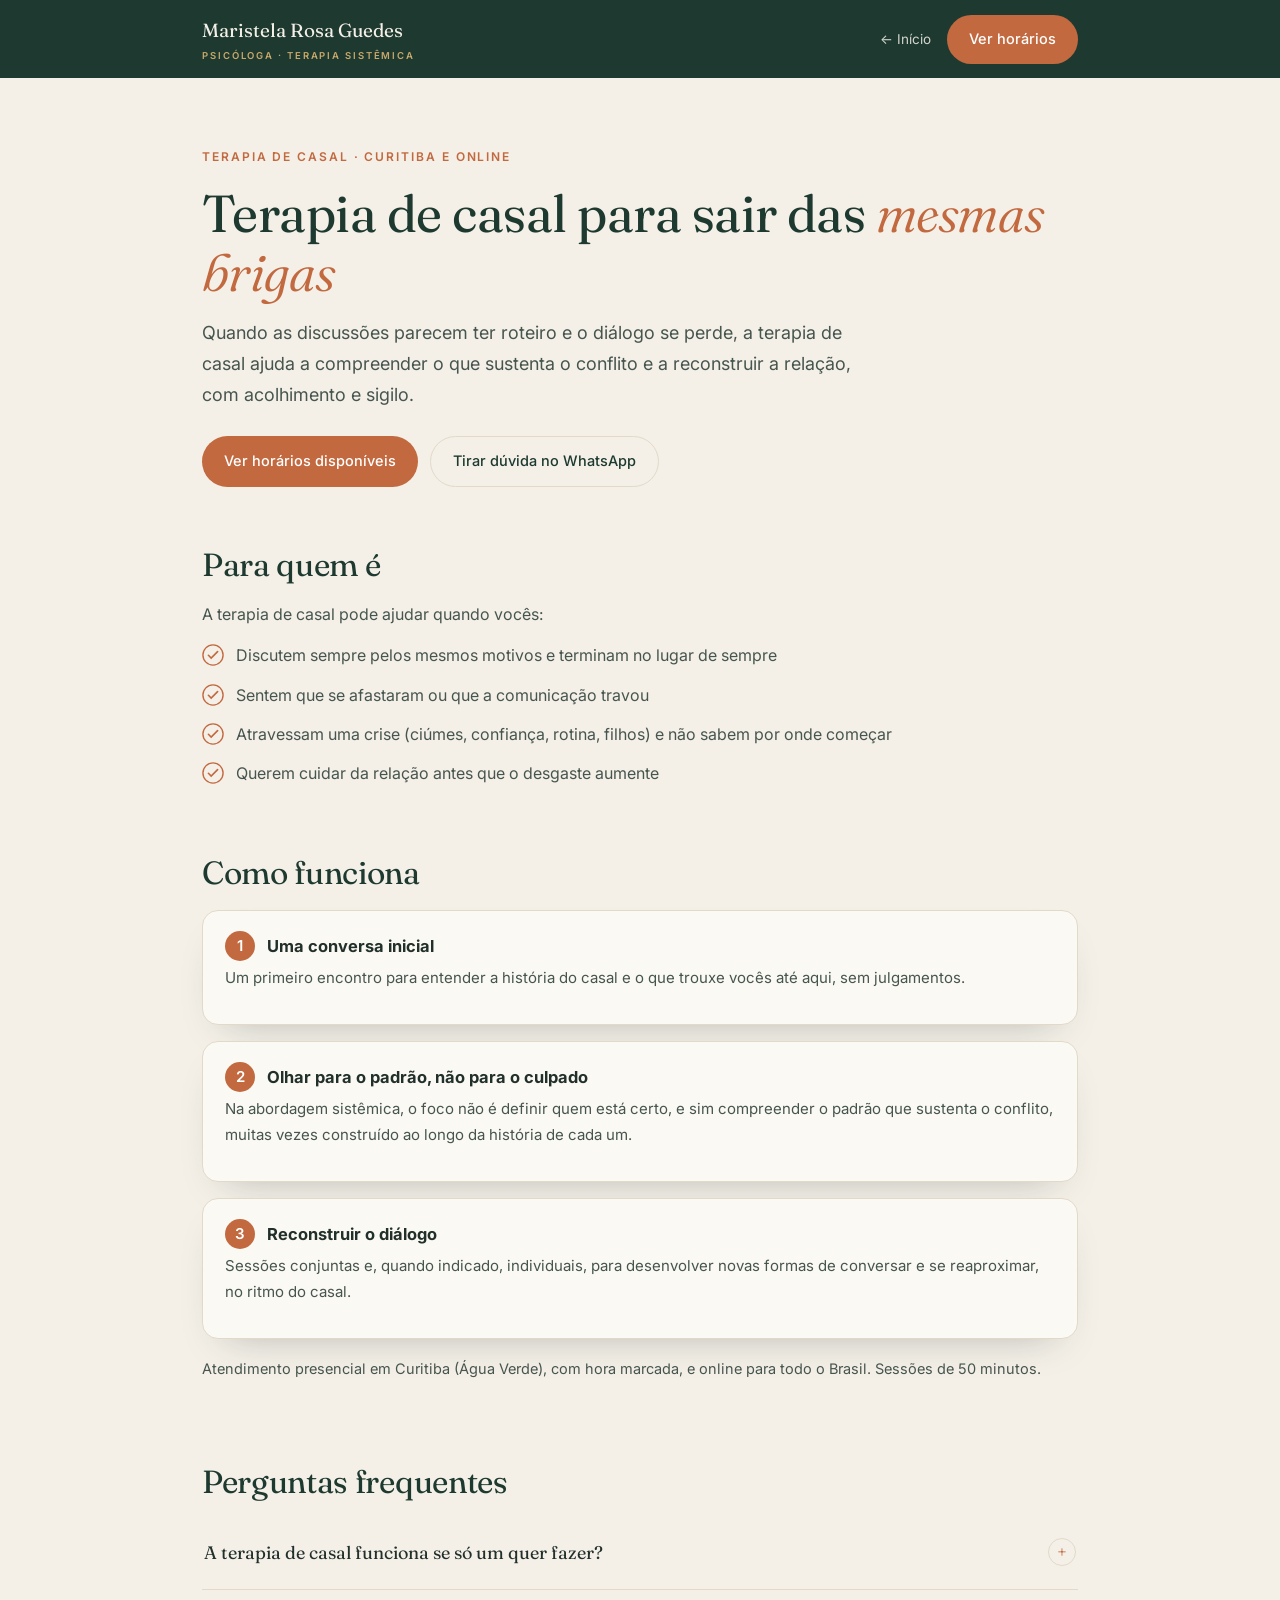
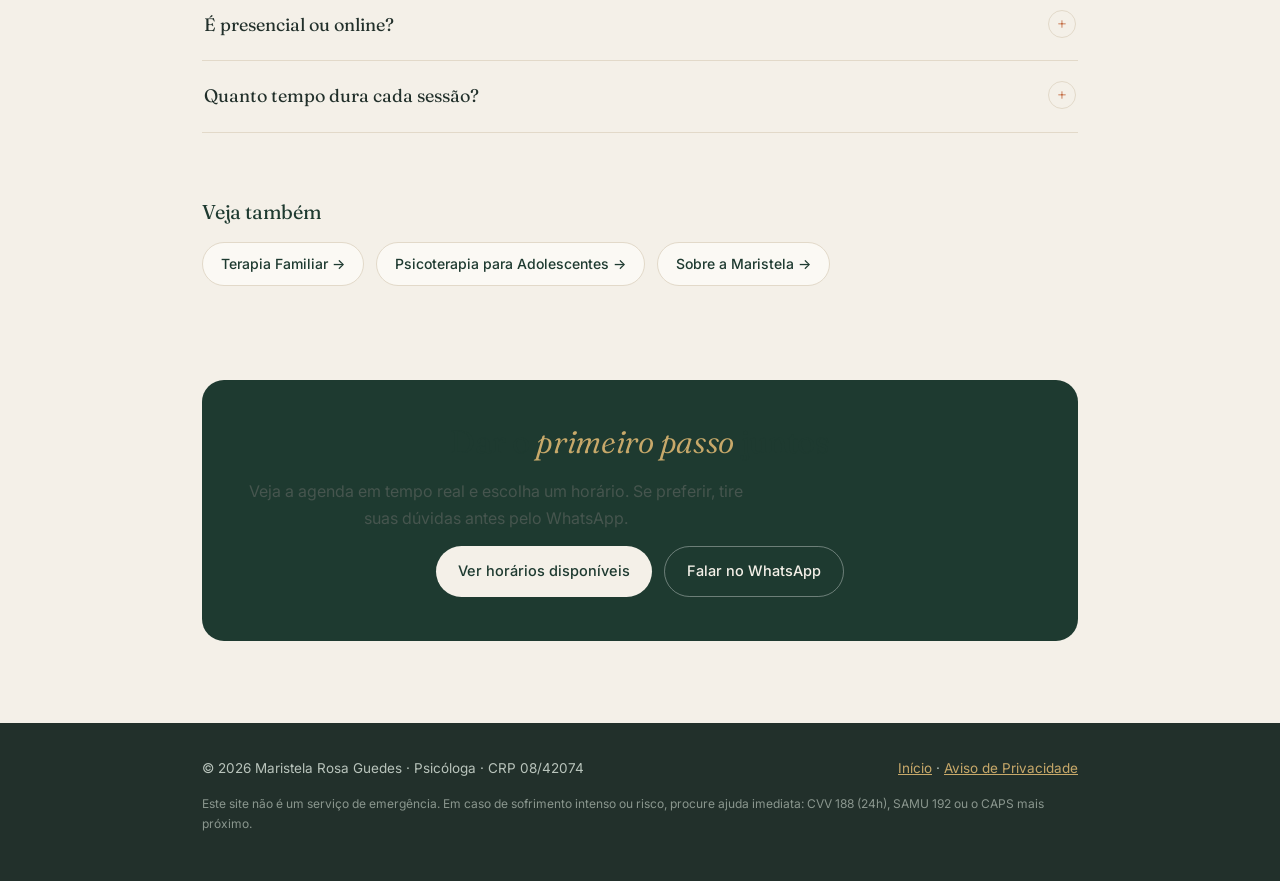
<file: terapia-de-casal.html>
<!DOCTYPE html>
<html lang="pt-BR">
<head>
<meta charset="UTF-8">
<meta name="viewport" content="width=device-width, initial-scale=1.0">
<title>Terapia de Casal em Curitiba e Online | Maristela Rosa Guedes</title>
<meta name="description" content="Terapia de casal em Curitiba (Água Verde) e online para todo o Brasil, na abordagem sistêmica. Para casais que repetem as mesmas brigas ou se afastaram. Psicóloga Maristela Rosa Guedes, CRP 08/42074.">
<meta name="keywords" content="terapia de casal Curitiba, terapia de casal online, terapia de casal Água Verde, psicóloga de casal, crise no relacionamento, terapia sistêmica de casal">
<meta property="og:title" content="Terapia de Casal em Curitiba e Online">
<meta property="og:description" content="Para casais presos nos mesmos conflitos. Abordagem sistêmica, com acolhimento e sigilo. Presencial em Curitiba e online.">
<meta property="og:type" content="website">
<meta property="og:locale" content="pt_BR">
<meta property="og:url" content="https://www.maristelaguedespsi.com.br/terapia-de-casal.html">
<meta property="og:image" content="https://www.maristelaguedespsi.com.br/fotos/hero.jpg">
<link rel="canonical" href="https://www.maristelaguedespsi.com.br/terapia-de-casal.html">
<link rel="preconnect" href="https://fonts.googleapis.com">
<link rel="preconnect" href="https://fonts.gstatic.com" crossorigin>
<link href="https://fonts.googleapis.com/css2?family=Fraunces:ital,opsz,wght@0,9..144,300;0,9..144,400;0,9..144,500;1,9..144,400&family=Inter:wght@400;500;600&display=swap" rel="stylesheet">
<link rel="stylesheet" href="paginas.css">
<script type="application/ld+json">
{
  "@context":"https://schema.org","@type":"Service",
  "serviceType":"Terapia de Casal",
  "name":"Terapia de Casal em Curitiba e Online",
  "areaServed":["Curitiba","Brasil (online)"],
  "provider":{"@type":"Psychologist","name":"Maristela Rosa Guedes","identifier":"CRP 08/42074",
    "address":{"@type":"PostalAddress","streetAddress":"Av. República Argentina, 2403 - Sala 54, Água Verde","addressLocality":"Curitiba","addressRegion":"PR","postalCode":"80610-260","addressCountry":"BR"},
    "telephone":"+55-41-99742-3840","url":"https://www.maristelaguedespsi.com.br/"}
}
</script>
<script type="application/ld+json">
{
  "@context":"https://schema.org","@type":"FAQPage","mainEntity":[
   {"@type":"Question","name":"A terapia de casal funciona se só um quer fazer?","acceptedAnswer":{"@type":"Answer","text":"O ideal é a participação dos dois, mas é comum começar com um dos parceiros mais disposto. Em alguns casos, sessões individuais ajudam a preparar o terreno para o trabalho em conjunto."}},
   {"@type":"Question","name":"A terapia de casal é presencial ou online?","acceptedAnswer":{"@type":"Answer","text":"Ambos. O atendimento é presencial em Curitiba (Água Verde), com hora marcada, e também online por videochamada para casais de qualquer região do Brasil."}},
   {"@type":"Question","name":"Quanto tempo dura cada sessão?","acceptedAnswer":{"@type":"Answer","text":"Em média 50 minutos. A frequência costuma ser semanal no início e é ajustada conforme a necessidade do casal."}}
  ]
}
</script>
</head>
<body>
<header class="topbar">
  <div class="wrap">
    <a class="brand" href="index.html"><span class="name">Maristela Rosa Guedes</span><span class="sub">Psicóloga · Terapia Sistêmica</span></a>
    <div class="tb-actions">
      <a class="back" href="index.html">← Início</a>
      <a class="btn btn-clay" href="index.html#agendar">Ver horários</a>
    </div>
  </div>
</header>

<main>
  <section class="p-hero">
    <div class="wrap">
      <span class="eyebrow">Terapia de Casal · Curitiba e Online</span>
      <h1>Terapia de casal para sair das <em class="hl">mesmas brigas</em></h1>
      <p class="lead">Quando as discussões parecem ter roteiro e o diálogo se perde, a terapia de casal ajuda a compreender o que sustenta o conflito e a reconstruir a relação, com acolhimento e sigilo.</p>
      <div class="cta-row">
        <a class="btn btn-clay" href="index.html#agendar">Ver horários disponíveis</a>
        <a class="btn btn-ghost" href="https://wa.me/5541997423840?text=Ol%C3%A1%2C%20Maristela!%20Gostaria%20de%20saber%20mais%20sobre%20a%20terapia%20de%20casal." target="_blank" rel="noopener">Tirar dúvida no WhatsApp</a>
      </div>
    </div>
  </section>

  <section class="blk">
    <div class="wrap">
      <h2>Para quem é</h2>
      <p>A terapia de casal pode ajudar quando vocês:</p>
      <ul class="checklist">
        <li><svg viewBox="0 0 24 24" aria-hidden="true"><circle cx="12" cy="12" r="11" fill="none" stroke="#C2693F" stroke-width="1.5"/><path d="M7 12.3l3 3 7-7" fill="none" stroke="#C2693F" stroke-width="1.8" stroke-linecap="round"/></svg>Discutem sempre pelos mesmos motivos e terminam no lugar de sempre</li>
        <li><svg viewBox="0 0 24 24" aria-hidden="true"><circle cx="12" cy="12" r="11" fill="none" stroke="#C2693F" stroke-width="1.5"/><path d="M7 12.3l3 3 7-7" fill="none" stroke="#C2693F" stroke-width="1.8" stroke-linecap="round"/></svg>Sentem que se afastaram ou que a comunicação travou</li>
        <li><svg viewBox="0 0 24 24" aria-hidden="true"><circle cx="12" cy="12" r="11" fill="none" stroke="#C2693F" stroke-width="1.5"/><path d="M7 12.3l3 3 7-7" fill="none" stroke="#C2693F" stroke-width="1.8" stroke-linecap="round"/></svg>Atravessam uma crise (ciúmes, confiança, rotina, filhos) e não sabem por onde começar</li>
        <li><svg viewBox="0 0 24 24" aria-hidden="true"><circle cx="12" cy="12" r="11" fill="none" stroke="#C2693F" stroke-width="1.5"/><path d="M7 12.3l3 3 7-7" fill="none" stroke="#C2693F" stroke-width="1.8" stroke-linecap="round"/></svg>Querem cuidar da relação antes que o desgaste aumente</li>
      </ul>
    </div>
  </section>

  <section class="blk">
    <div class="wrap">
      <h2>Como funciona</h2>
      <div class="steps">
        <div class="step"><b><span class="n">1</span>Uma conversa inicial</b><p>Um primeiro encontro para entender a história do casal e o que trouxe vocês até aqui, sem julgamentos.</p></div>
        <div class="step"><b><span class="n">2</span>Olhar para o padrão, não para o culpado</b><p>Na abordagem sistêmica, o foco não é definir quem está certo, e sim compreender o padrão que sustenta o conflito, muitas vezes construído ao longo da história de cada um.</p></div>
        <div class="step"><b><span class="n">3</span>Reconstruir o diálogo</b><p>Sessões conjuntas e, quando indicado, individuais, para desenvolver novas formas de conversar e se reaproximar, no ritmo do casal.</p></div>
      </div>
      <p style="margin-top:18px;font-size:14.5px">Atendimento presencial em Curitiba (Água Verde), com hora marcada, e online para todo o Brasil. Sessões de 50 minutos.</p>
    </div>
  </section>

  <section class="blk">
    <div class="wrap">
      <h2>Perguntas frequentes</h2>
      <details class="faq"><summary>A terapia de casal funciona se só um quer fazer?<span class="ico">+</span></summary><p class="resp">O ideal é a participação dos dois, mas é comum começar com o parceiro mais disposto. Em alguns casos, sessões individuais ajudam a preparar o terreno para o trabalho em conjunto.</p></details>
      <details class="faq"><summary>É presencial ou online?<span class="ico">+</span></summary><p class="resp">Ambos: presencial em Curitiba (Água Verde), com hora marcada, e online por videochamada para casais de qualquer região do Brasil.</p></details>
      <details class="faq"><summary>Quanto tempo dura cada sessão?<span class="ico">+</span></summary><p class="resp">Em média 50 minutos, normalmente com frequência semanal no início, ajustada conforme a necessidade do casal.</p></details>
    </div>
  </section>

  <section class="blk">
    <div class="wrap">
      <h2 style="font-size:20px">Veja também</h2>
      <div class="veja-tambem">
        <a href="terapia-familiar.html">Terapia Familiar →</a>
        <a href="psicoterapia-adolescentes.html">Psicoterapia para Adolescentes →</a>
        <a href="index.html#sobre">Sobre a Maristela →</a>
      </div>
    </div>
  </section>

  <section class="blk">
    <div class="wrap">
      <div class="cta-final">
        <h2>Dar o <em class="hl">primeiro passo</em> juntos</h2>
        <p>Veja a agenda em tempo real e escolha um horário. Se preferir, tire suas dúvidas antes pelo WhatsApp.</p>
        <div class="cta-row">
          <a class="btn btn-bone" href="index.html#agendar">Ver horários disponíveis</a>
          <a class="btn btn-ghost" style="color:#F4F0E8;border-color:rgba(255,255,255,.35)" href="https://wa.me/5541997423840?text=Ol%C3%A1%2C%20Maristela!%20Gostaria%20de%20saber%20mais%20sobre%20a%20terapia%20de%20casal." target="_blank" rel="noopener">Falar no WhatsApp</a>
        </div>
      </div>
    </div>
  </section>
</main>

<footer class="p-foot">
  <div class="wrap">
    <span>© <span id="ano">2026</span> Maristela Rosa Guedes · Psicóloga · CRP 08/42074</span>
    <span><a href="index.html">Início</a> · <a href="privacidade.html">Aviso de Privacidade</a></span>
  </div>
  <div class="wrap"><p class="aviso">Este site não é um serviço de emergência. Em caso de sofrimento intenso ou risco, procure ajuda imediata: CVV 188 (24h), SAMU 192 ou o CAPS mais próximo.</p></div>
</footer>
<script>document.getElementById('ano').textContent=new Date().getFullYear();</script>
</body>
</html>
</file>
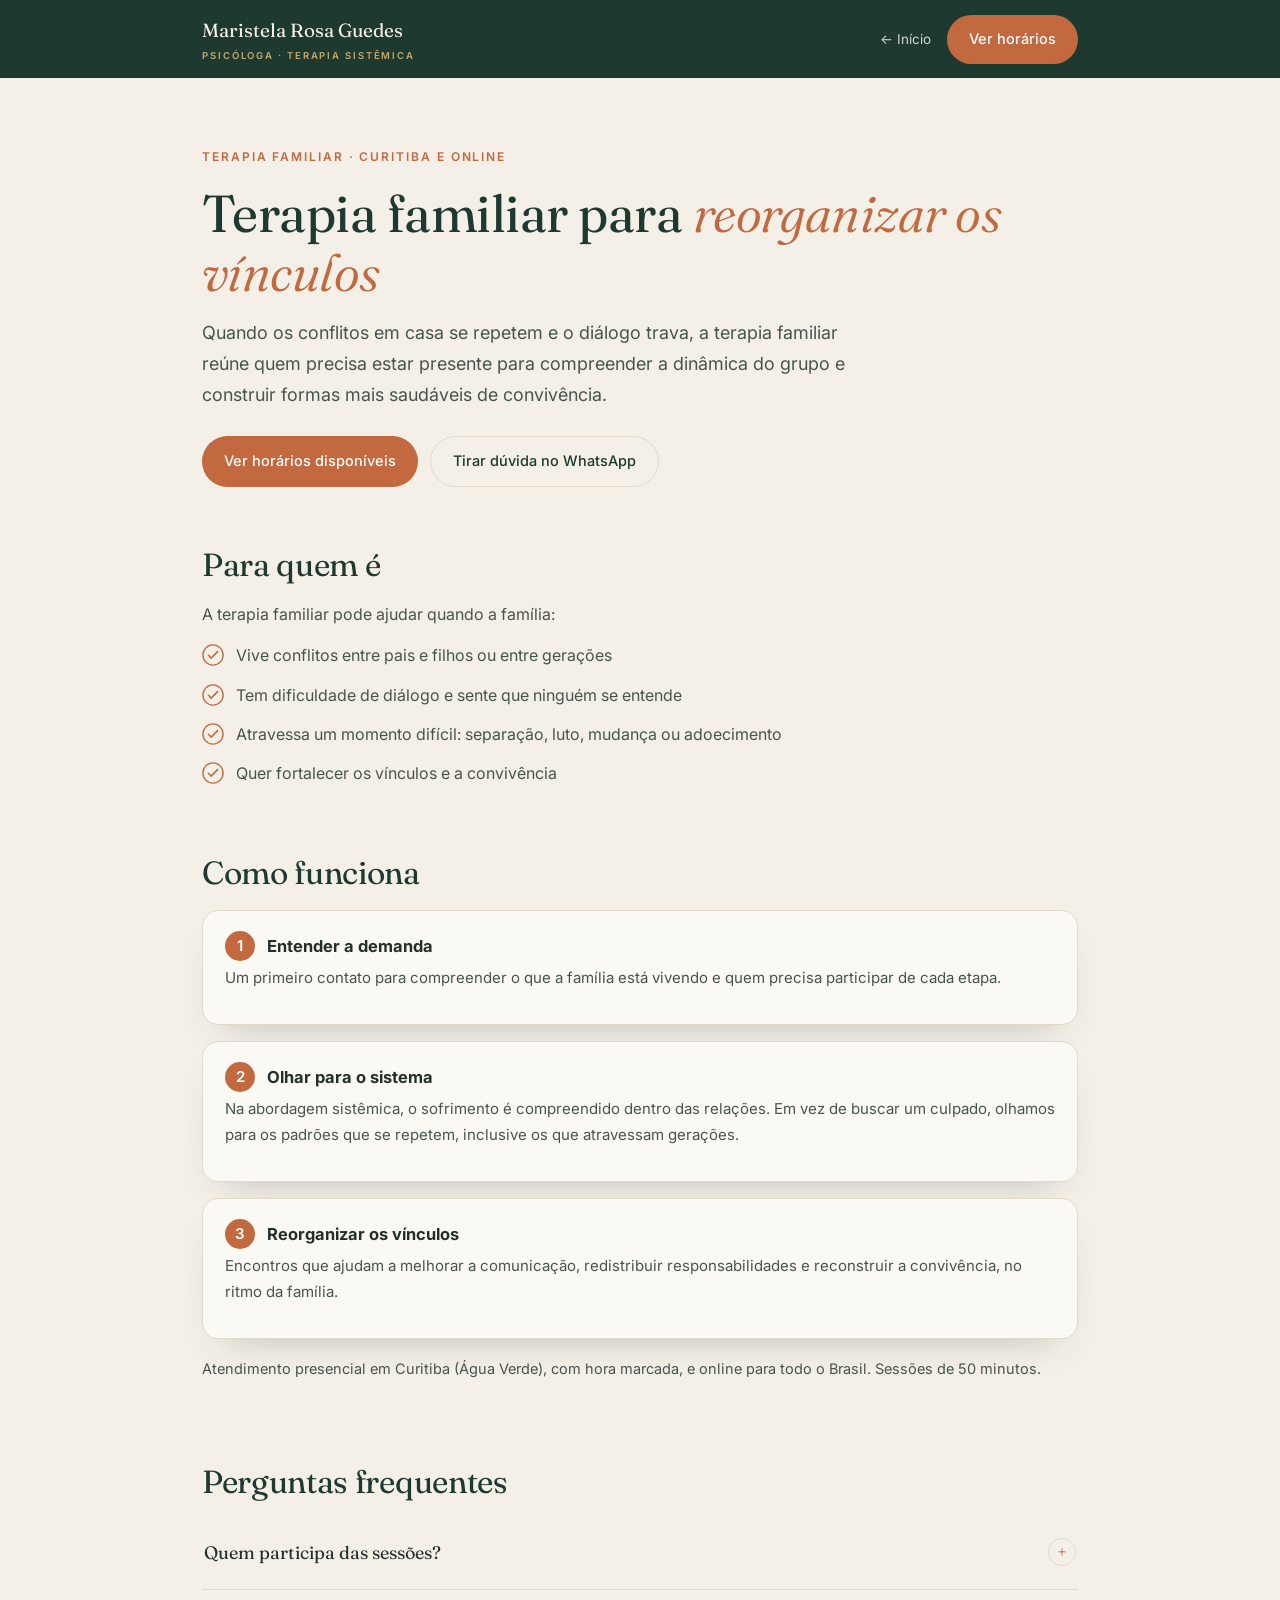
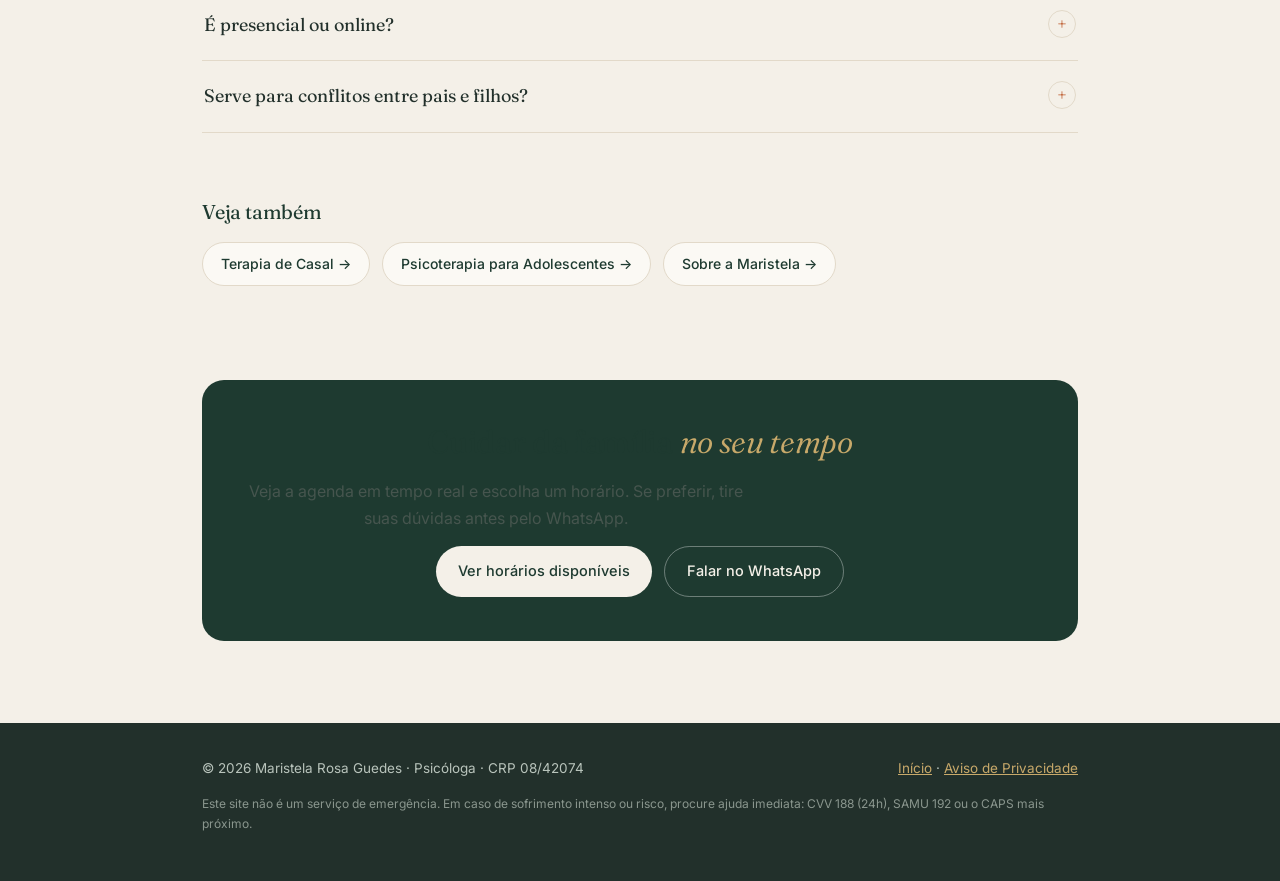
<file: terapia-familiar.html>
<!DOCTYPE html>
<html lang="pt-BR">
<head>
<meta charset="UTF-8">
<meta name="viewport" content="width=device-width, initial-scale=1.0">
<title>Terapia Familiar em Curitiba e Online | Maristela Rosa Guedes</title>
<meta name="description" content="Terapia familiar em Curitiba (Água Verde) e online para todo o Brasil, na abordagem sistêmica. Para famílias com conflitos, dificuldade de diálogo ou momentos difíceis. Psicóloga Maristela Rosa Guedes, CRP 08/42074.">
<meta name="keywords" content="terapia familiar Curitiba, terapia familiar online, conflitos familiares, terapia de família, psicóloga familiar Água Verde, terapia sistêmica familiar">
<meta property="og:title" content="Terapia Familiar em Curitiba e Online">
<meta property="og:description" content="Para famílias que enfrentam conflitos, dificuldade de diálogo ou momentos difíceis. Abordagem sistêmica, com acolhimento e sigilo.">
<meta property="og:type" content="website">
<meta property="og:locale" content="pt_BR">
<meta property="og:url" content="https://www.maristelaguedespsi.com.br/terapia-familiar.html">
<meta property="og:image" content="https://www.maristelaguedespsi.com.br/fotos/hero.jpg">
<link rel="canonical" href="https://www.maristelaguedespsi.com.br/terapia-familiar.html">
<link rel="preconnect" href="https://fonts.googleapis.com">
<link rel="preconnect" href="https://fonts.gstatic.com" crossorigin>
<link href="https://fonts.googleapis.com/css2?family=Fraunces:ital,opsz,wght@0,9..144,300;0,9..144,400;0,9..144,500;1,9..144,400&family=Inter:wght@400;500;600&display=swap" rel="stylesheet">
<link rel="stylesheet" href="paginas.css">
<script type="application/ld+json">
{
  "@context":"https://schema.org","@type":"Service",
  "serviceType":"Terapia Familiar",
  "name":"Terapia Familiar em Curitiba e Online",
  "areaServed":["Curitiba","Brasil (online)"],
  "provider":{"@type":"Psychologist","name":"Maristela Rosa Guedes","identifier":"CRP 08/42074",
    "address":{"@type":"PostalAddress","streetAddress":"Av. República Argentina, 2403 - Sala 54, Água Verde","addressLocality":"Curitiba","addressRegion":"PR","postalCode":"80610-260","addressCountry":"BR"},
    "telephone":"+55-41-99742-3840","url":"https://www.maristelaguedespsi.com.br/"}
}
</script>
<script type="application/ld+json">
{
  "@context":"https://schema.org","@type":"FAQPage","mainEntity":[
   {"@type":"Question","name":"Quem participa da terapia familiar?","acceptedAnswer":{"@type":"Answer","text":"Participam os membros da família envolvidos na questão. A composição das sessões é combinada conforme a demanda: às vezes toda a família, às vezes apenas parte dela, em diferentes momentos do processo."}},
   {"@type":"Question","name":"A terapia familiar é presencial ou online?","acceptedAnswer":{"@type":"Answer","text":"Ambos. O atendimento é presencial em Curitiba (Água Verde), com hora marcada, e também online por videochamada para famílias de qualquer região do Brasil."}},
   {"@type":"Question","name":"Serve para conflitos entre pais e filhos?","acceptedAnswer":{"@type":"Answer","text":"Sim. A terapia familiar ajuda a compreender conflitos entre gerações, dificuldades de comunicação e momentos delicados como separação, luto ou grandes mudanças, reorganizando os vínculos."}}
  ]
}
</script>
</head>
<body>
<header class="topbar">
  <div class="wrap">
    <a class="brand" href="index.html"><span class="name">Maristela Rosa Guedes</span><span class="sub">Psicóloga · Terapia Sistêmica</span></a>
    <div class="tb-actions">
      <a class="back" href="index.html">← Início</a>
      <a class="btn btn-clay" href="index.html#agendar">Ver horários</a>
    </div>
  </div>
</header>

<main>
  <section class="p-hero">
    <div class="wrap">
      <span class="eyebrow">Terapia Familiar · Curitiba e Online</span>
      <h1>Terapia familiar para <em class="hl">reorganizar os vínculos</em></h1>
      <p class="lead">Quando os conflitos em casa se repetem e o diálogo trava, a terapia familiar reúne quem precisa estar presente para compreender a dinâmica do grupo e construir formas mais saudáveis de convivência.</p>
      <div class="cta-row">
        <a class="btn btn-clay" href="index.html#agendar">Ver horários disponíveis</a>
        <a class="btn btn-ghost" href="https://wa.me/5541997423840?text=Ol%C3%A1%2C%20Maristela!%20Gostaria%20de%20saber%20mais%20sobre%20a%20terapia%20familiar." target="_blank" rel="noopener">Tirar dúvida no WhatsApp</a>
      </div>
    </div>
  </section>

  <section class="blk">
    <div class="wrap">
      <h2>Para quem é</h2>
      <p>A terapia familiar pode ajudar quando a família:</p>
      <ul class="checklist">
        <li><svg viewBox="0 0 24 24" aria-hidden="true"><circle cx="12" cy="12" r="11" fill="none" stroke="#C2693F" stroke-width="1.5"/><path d="M7 12.3l3 3 7-7" fill="none" stroke="#C2693F" stroke-width="1.8" stroke-linecap="round"/></svg>Vive conflitos entre pais e filhos ou entre gerações</li>
        <li><svg viewBox="0 0 24 24" aria-hidden="true"><circle cx="12" cy="12" r="11" fill="none" stroke="#C2693F" stroke-width="1.5"/><path d="M7 12.3l3 3 7-7" fill="none" stroke="#C2693F" stroke-width="1.8" stroke-linecap="round"/></svg>Tem dificuldade de diálogo e sente que ninguém se entende</li>
        <li><svg viewBox="0 0 24 24" aria-hidden="true"><circle cx="12" cy="12" r="11" fill="none" stroke="#C2693F" stroke-width="1.5"/><path d="M7 12.3l3 3 7-7" fill="none" stroke="#C2693F" stroke-width="1.8" stroke-linecap="round"/></svg>Atravessa um momento difícil: separação, luto, mudança ou adoecimento</li>
        <li><svg viewBox="0 0 24 24" aria-hidden="true"><circle cx="12" cy="12" r="11" fill="none" stroke="#C2693F" stroke-width="1.5"/><path d="M7 12.3l3 3 7-7" fill="none" stroke="#C2693F" stroke-width="1.8" stroke-linecap="round"/></svg>Quer fortalecer os vínculos e a convivência</li>
      </ul>
    </div>
  </section>

  <section class="blk">
    <div class="wrap">
      <h2>Como funciona</h2>
      <div class="steps">
        <div class="step"><b><span class="n">1</span>Entender a demanda</b><p>Um primeiro contato para compreender o que a família está vivendo e quem precisa participar de cada etapa.</p></div>
        <div class="step"><b><span class="n">2</span>Olhar para o sistema</b><p>Na abordagem sistêmica, o sofrimento é compreendido dentro das relações. Em vez de buscar um culpado, olhamos para os padrões que se repetem, inclusive os que atravessam gerações.</p></div>
        <div class="step"><b><span class="n">3</span>Reorganizar os vínculos</b><p>Encontros que ajudam a melhorar a comunicação, redistribuir responsabilidades e reconstruir a convivência, no ritmo da família.</p></div>
      </div>
      <p style="margin-top:18px;font-size:14.5px">Atendimento presencial em Curitiba (Água Verde), com hora marcada, e online para todo o Brasil. Sessões de 50 minutos.</p>
    </div>
  </section>

  <section class="blk">
    <div class="wrap">
      <h2>Perguntas frequentes</h2>
      <details class="faq"><summary>Quem participa das sessões?<span class="ico">+</span></summary><p class="resp">Os membros envolvidos na questão. A composição é combinada conforme a demanda: às vezes toda a família, às vezes só parte dela, em diferentes momentos do processo.</p></details>
      <details class="faq"><summary>É presencial ou online?<span class="ico">+</span></summary><p class="resp">Ambos: presencial em Curitiba (Água Verde), com hora marcada, e online por videochamada para famílias de qualquer região do Brasil.</p></details>
      <details class="faq"><summary>Serve para conflitos entre pais e filhos?<span class="ico">+</span></summary><p class="resp">Sim. Ajuda a compreender conflitos entre gerações, dificuldades de comunicação e momentos delicados como separação, luto ou grandes mudanças.</p></details>
    </div>
  </section>

  <section class="blk">
    <div class="wrap">
      <h2 style="font-size:20px">Veja também</h2>
      <div class="veja-tambem">
        <a href="terapia-de-casal.html">Terapia de Casal →</a>
        <a href="psicoterapia-adolescentes.html">Psicoterapia para Adolescentes →</a>
        <a href="index.html#sobre">Sobre a Maristela →</a>
      </div>
    </div>
  </section>

  <section class="blk">
    <div class="wrap">
      <div class="cta-final">
        <h2>Cuidar da família <em class="hl">no seu tempo</em></h2>
        <p>Veja a agenda em tempo real e escolha um horário. Se preferir, tire suas dúvidas antes pelo WhatsApp.</p>
        <div class="cta-row">
          <a class="btn btn-bone" href="index.html#agendar">Ver horários disponíveis</a>
          <a class="btn btn-ghost" style="color:#F4F0E8;border-color:rgba(255,255,255,.35)" href="https://wa.me/5541997423840?text=Ol%C3%A1%2C%20Maristela!%20Gostaria%20de%20saber%20mais%20sobre%20a%20terapia%20familiar." target="_blank" rel="noopener">Falar no WhatsApp</a>
        </div>
      </div>
    </div>
  </section>
</main>

<footer class="p-foot">
  <div class="wrap">
    <span>© <span id="ano">2026</span> Maristela Rosa Guedes · Psicóloga · CRP 08/42074</span>
    <span><a href="index.html">Início</a> · <a href="privacidade.html">Aviso de Privacidade</a></span>
  </div>
  <div class="wrap"><p class="aviso">Este site não é um serviço de emergência. Em caso de sofrimento intenso ou risco, procure ajuda imediata: CVV 188 (24h), SAMU 192 ou o CAPS mais próximo.</p></div>
</footer>
<script>document.getElementById('ano').textContent=new Date().getFullYear();</script>
</body>
</html>
</file>
<file: paginas.css>
/* ============================================================
   Estilos compartilhados das paginas de atendimento
   (terapia-de-casal, terapia-familiar, psicoterapia-adolescentes)
   Identidade da marca Maristela Rosa Guedes
   ============================================================ */
:root{
  --bone:#F4F0E8; --bone2:#EDE7DB; --white:#FBF9F4; --ink:#22302B; --ink-soft:#46554E;
  --forest:#1E3A30; --forest2:#2C5043; --clay:#C2693F; --clay-soft:#D98B63; --gold:#C8A96A; --line:#E2D9C9;
  --r-lg:22px; --r-md:16px; --r-sm:11px;
  --shadow-card:0 18px 40px -24px rgba(34,48,43,.35);
}
*{box-sizing:border-box}
html{scroll-behavior:smooth}
body{margin:0;font-family:'Inter',system-ui,sans-serif;color:var(--ink);background:var(--bone);line-height:1.7;font-size:16px}
a{color:var(--clay)}
img{max-width:100%;display:block}
.wrap{max-width:920px;margin:0 auto;padding:0 22px}
h1,h2,h3,.serif{font-family:'Fraunces',serif;font-weight:400;line-height:1.14;letter-spacing:-.01em}
em.hl{font-style:italic;color:var(--clay);font-weight:340}

/* ---- Topbar ---- */
.topbar{background:var(--forest);color:var(--bone);position:sticky;top:0;z-index:50}
.topbar .wrap{display:flex;align-items:center;justify-content:space-between;gap:14px;padding-top:14px;padding-bottom:14px}
.topbar .brand{color:var(--bone);text-decoration:none}
.topbar .brand .name{font-family:'Fraunces',serif;font-size:19px;color:var(--bone)}
.topbar .brand .sub{display:block;font-size:9.5px;font-weight:600;letter-spacing:.2em;text-transform:uppercase;color:var(--gold);margin-top:2px}
.topbar .tb-actions{display:flex;align-items:center;gap:16px}
.topbar a.back{color:var(--bone);text-decoration:none;font-size:13.5px;opacity:.85}
.topbar a.back:hover{opacity:1}
@media(max-width:600px){.topbar a.back{display:none}}

.btn{display:inline-flex;align-items:center;justify-content:center;gap:8px;border:0;cursor:pointer;
  font-family:'Inter',sans-serif;font-size:14.5px;font-weight:500;text-decoration:none;
  padding:12px 22px;border-radius:999px;transition:background .2s,transform .2s,color .2s}
.btn-clay{background:var(--clay);color:#fff}
.btn-clay:hover{background:var(--forest)}
.btn-ghost{background:transparent;color:var(--forest);border:1px solid var(--line)}
.btn-ghost:hover{background:var(--white)}
.btn-bone{background:var(--bone);color:var(--forest)}
.btn-bone:hover{background:var(--white)}

/* ---- Hero ---- */
.p-hero{padding:64px 0 26px}
.eyebrow{display:inline-block;font-size:12px;font-weight:600;letter-spacing:.16em;text-transform:uppercase;color:var(--clay);margin-bottom:16px}
.p-hero h1{font-size:clamp(32px,5vw,52px);color:var(--forest);margin:0 0 16px}
.p-hero .lead{font-size:18px;color:var(--ink-soft);max-width:680px;margin:0 0 26px}
.p-hero .cta-row{display:flex;gap:12px;flex-wrap:wrap}

/* ---- Secoes ---- */
section.blk{padding:34px 0}
section.blk h2{font-size:clamp(24px,3.5vw,32px);color:var(--forest);margin:0 0 18px}
section.blk p{color:var(--ink-soft);margin:0 0 14px}
.checklist{list-style:none;padding:0;margin:8px 0 0;display:grid;gap:12px}
.checklist li{display:flex;gap:12px;align-items:flex-start;color:var(--ink-soft)}
.checklist svg{flex:none;width:22px;height:22px;margin-top:2px}
.steps{display:grid;gap:16px;margin-top:10px}
.step{background:var(--white);border:1px solid var(--line);border-radius:var(--r-md);padding:20px 22px;box-shadow:var(--shadow-card)}
.step b{display:flex;align-items:center;gap:12px;color:var(--ink);font-size:16.5px;margin-bottom:4px}
.step .n{flex:none;width:30px;height:30px;border-radius:50%;background:var(--clay);color:#fff;display:flex;align-items:center;justify-content:center;font-size:15px;font-weight:600}
.step p{margin:0;font-size:15px}

/* ---- FAQ ---- */
.faq{border-bottom:1px solid var(--line)}
.faq summary{list-style:none;display:flex;justify-content:space-between;gap:18px;cursor:pointer;padding:20px 2px;font-family:'Fraunces',serif;font-size:18px;color:var(--ink)}
.faq summary::-webkit-details-marker{display:none}
.faq summary .ico{flex:none;width:28px;height:28px;border:1px solid var(--line);border-radius:50%;display:flex;align-items:center;justify-content:center;color:var(--clay);transition:transform .25s,background .25s}
.faq[open] summary .ico{transform:rotate(45deg);background:var(--clay);color:#fff;border-color:var(--clay)}
.faq .resp{padding:0 34px 22px 2px;font-size:15px;color:var(--ink-soft)}

/* ---- CTA final ---- */
.cta-final{background:var(--forest);color:var(--bone);border-radius:var(--r-lg);padding:44px 34px;text-align:center;margin:26px 0 8px}
.cta-final h2{font-family:'Fraunces',serif;font-weight:400;font-size:clamp(24px,3.5vw,32px);color:var(--bone);margin:0 0 12px}
.cta-final p{color:#C9D2CB;max-width:520px;margin:0 auto 22px}
.cta-final .cta-row{display:flex;gap:12px;justify-content:center;flex-wrap:wrap}
.cta-final em.hl{color:var(--gold)}

/* ---- Interlinks ---- */
.veja-tambem{display:flex;gap:12px;flex-wrap:wrap;margin-top:8px}
.veja-tambem a{font-size:14px;font-weight:500;text-decoration:none;background:var(--white);border:1px solid var(--line);border-radius:999px;padding:9px 18px;color:var(--forest)}
.veja-tambem a:hover{border-color:var(--clay);color:var(--clay)}

/* ---- Footer ---- */
.p-foot{background:var(--ink);color:#B9C4BC;font-size:13.5px;padding:34px 0;margin-top:40px}
.p-foot .wrap{display:flex;justify-content:space-between;gap:16px;flex-wrap:wrap}
.p-foot a{color:var(--gold)}
.p-foot .aviso{font-size:12px;color:#8A968E;margin-top:14px;max-width:100%}

/* ---- Blog ---- */
.blog-list{display:grid;grid-template-columns:repeat(auto-fill,minmax(280px,1fr));gap:22px;margin-top:10px}
.blog-card{display:flex;flex-direction:column;background:var(--white);border:1px solid var(--line);border-radius:var(--r-md);padding:24px 24px 22px;box-shadow:var(--shadow-card);text-decoration:none;transition:transform .2s}
.blog-card:hover{transform:translateY(-3px)}
.blog-card .cat{font-size:11px;font-weight:600;letter-spacing:.14em;text-transform:uppercase;color:var(--clay);margin-bottom:10px}
.blog-card h3{font-family:'Fraunces',serif;font-size:20px;color:var(--forest);margin:0 0 8px;line-height:1.2}
.blog-card p{font-size:14.5px;color:var(--ink-soft);margin:0 0 14px;flex:1}
.blog-card .more{font-size:14px;font-weight:600;color:var(--clay)}
.article{max-width:720px}
.article .post-meta{font-size:13.5px;color:var(--ink-soft);margin:0 0 22px}
.article h1{font-size:clamp(28px,4.2vw,44px);color:var(--forest);margin:0 0 14px;line-height:1.15}
.article .lead{font-size:18px;color:var(--ink-soft);margin:0 0 26px}
.article h2{font-family:'Fraunces',serif;font-weight:400;font-size:24px;color:var(--forest);margin:30px 0 10px}
.article p{color:var(--ink-soft);margin:0 0 16px}
.article ul{padding-left:20px;margin:0 0 16px}
.article li{color:var(--ink-soft);margin-bottom:8px}
.article .callout{background:var(--bone2);border-left:3px solid var(--clay);border-radius:8px;padding:16px 20px;margin:22px 0;font-size:15.5px;color:var(--ink)}
</file>
